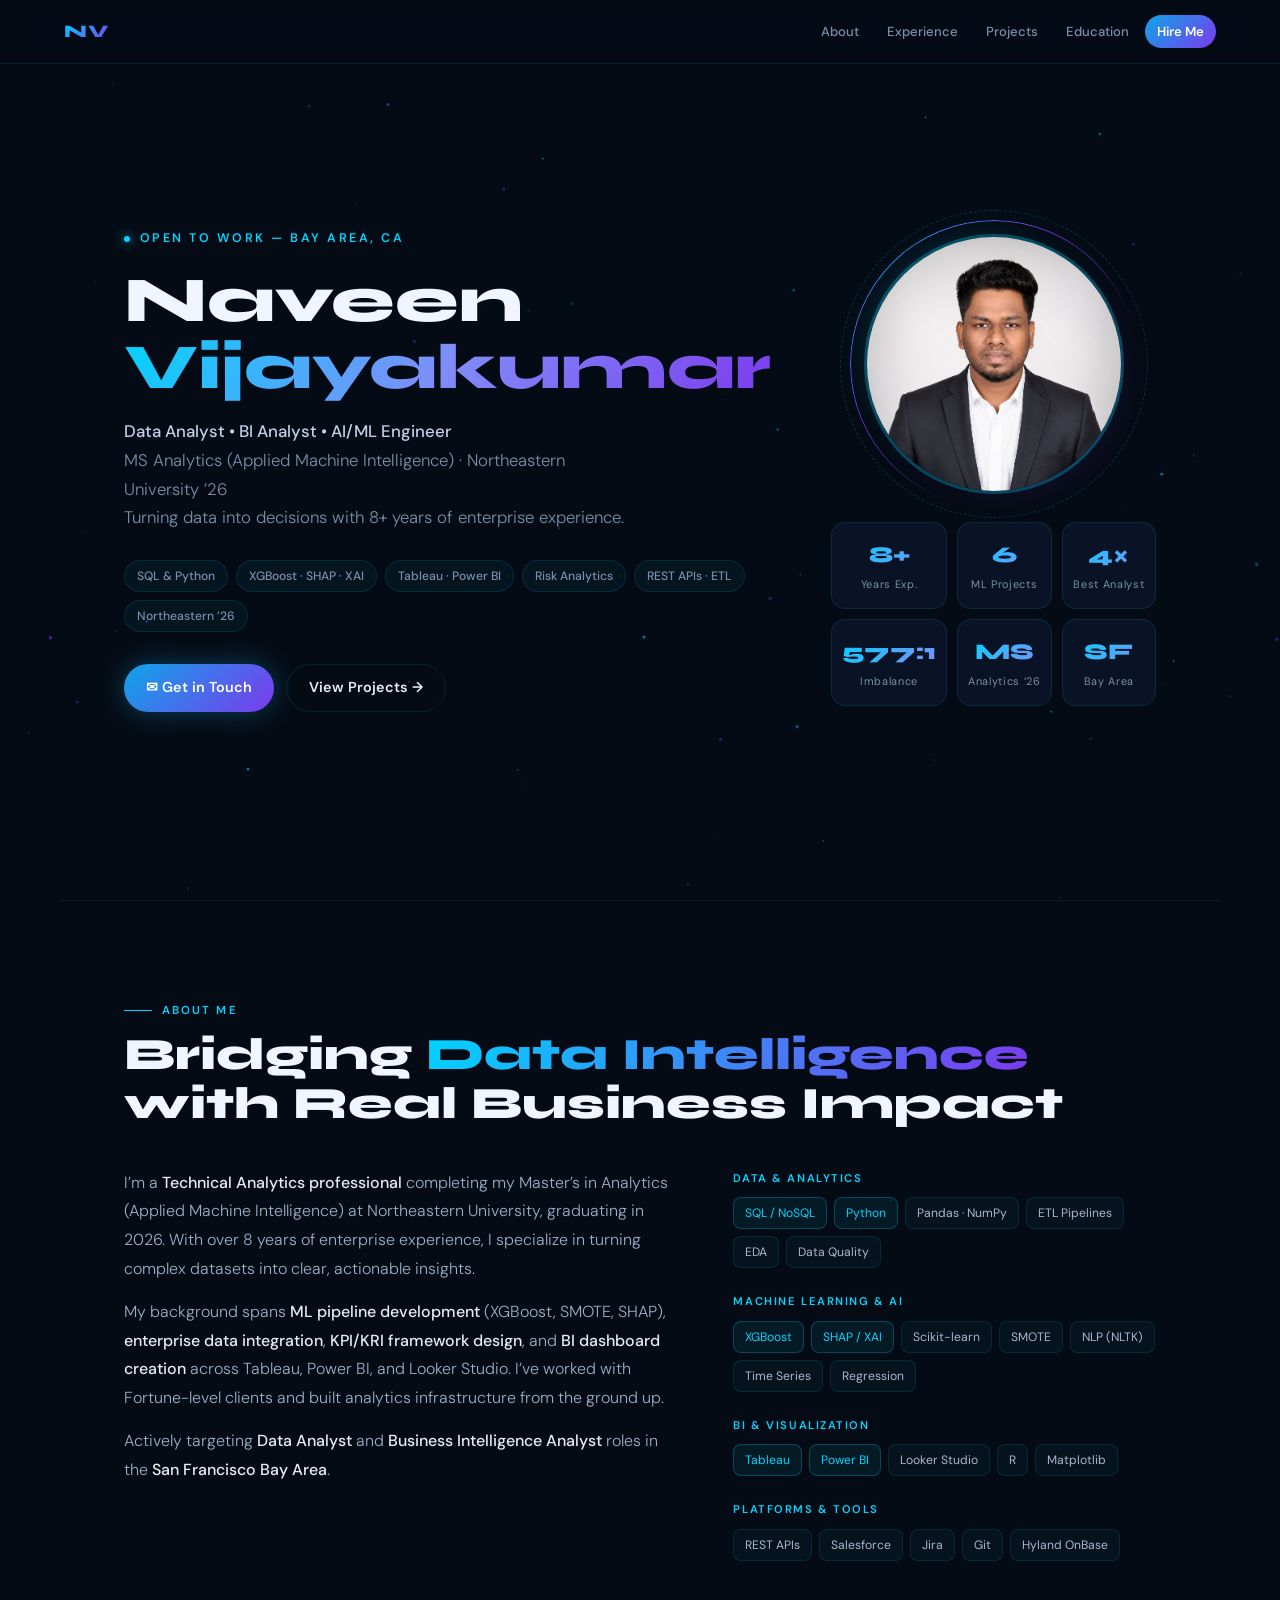
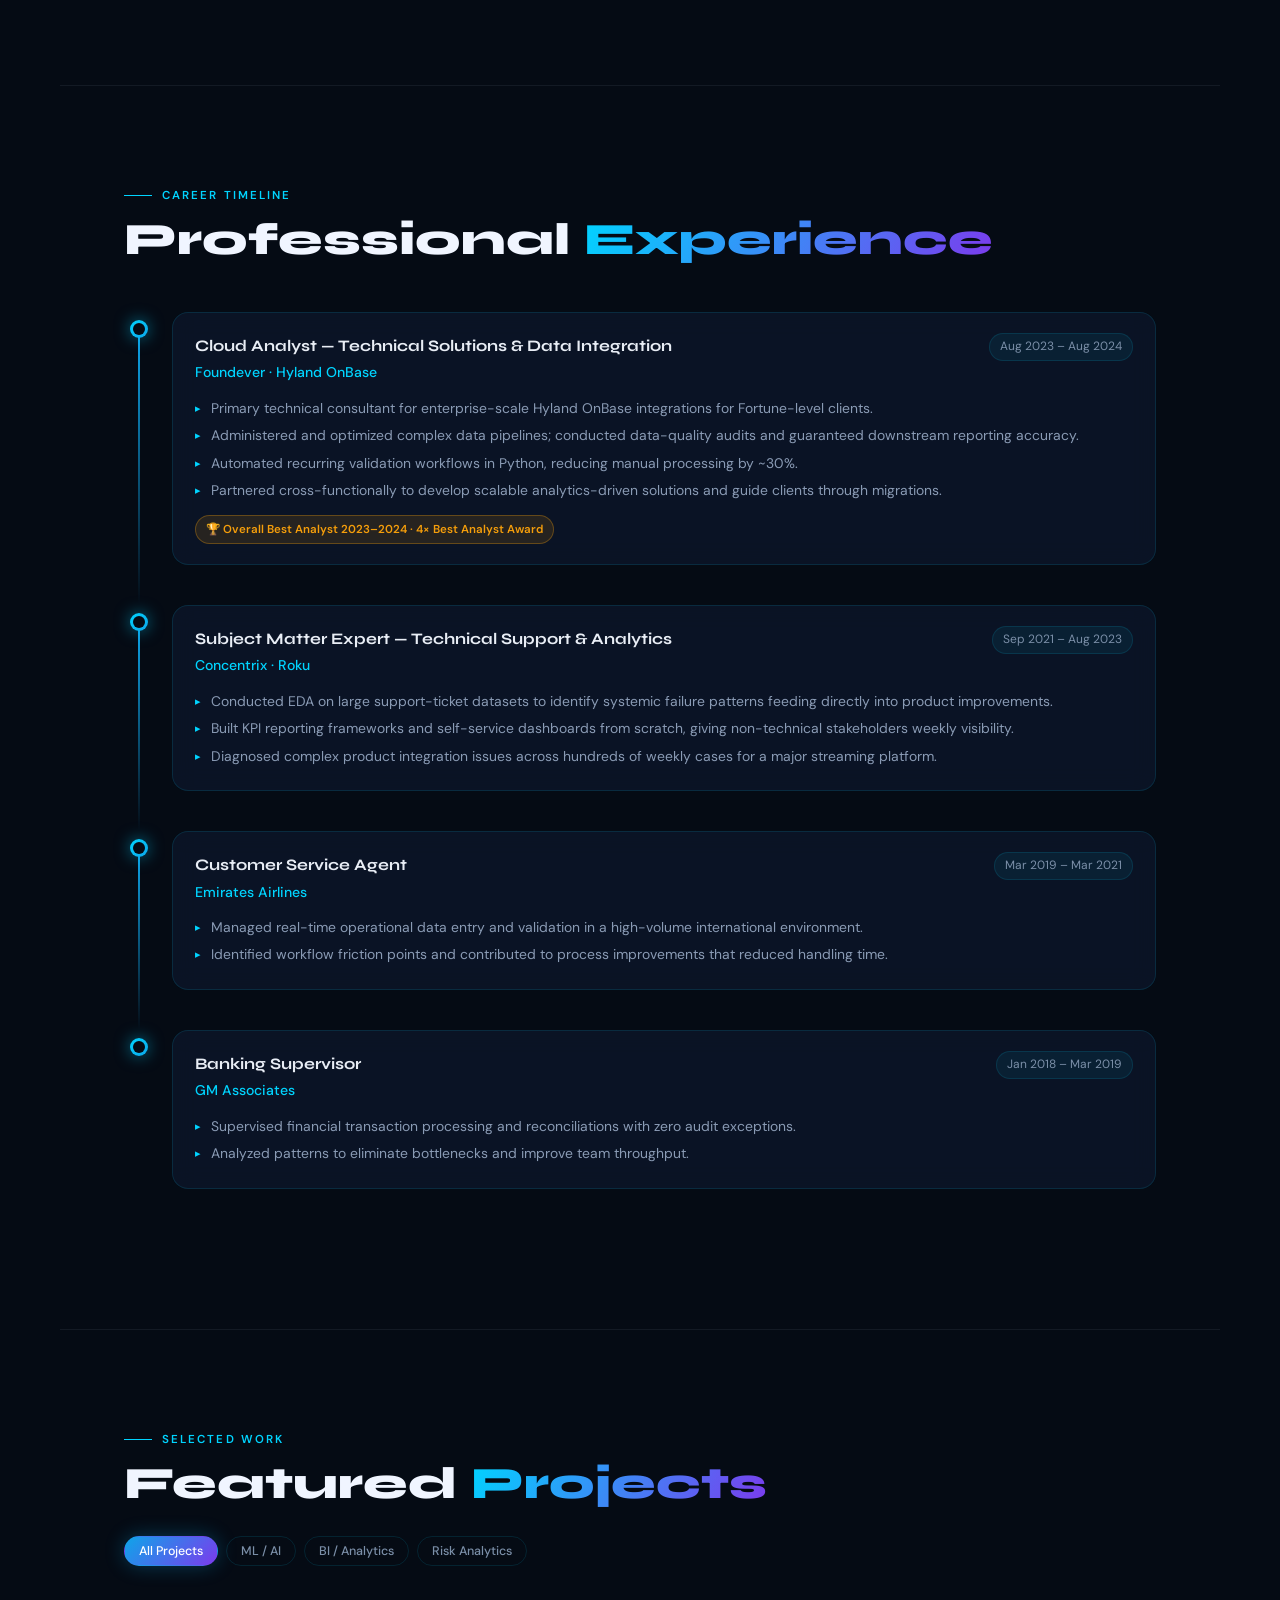
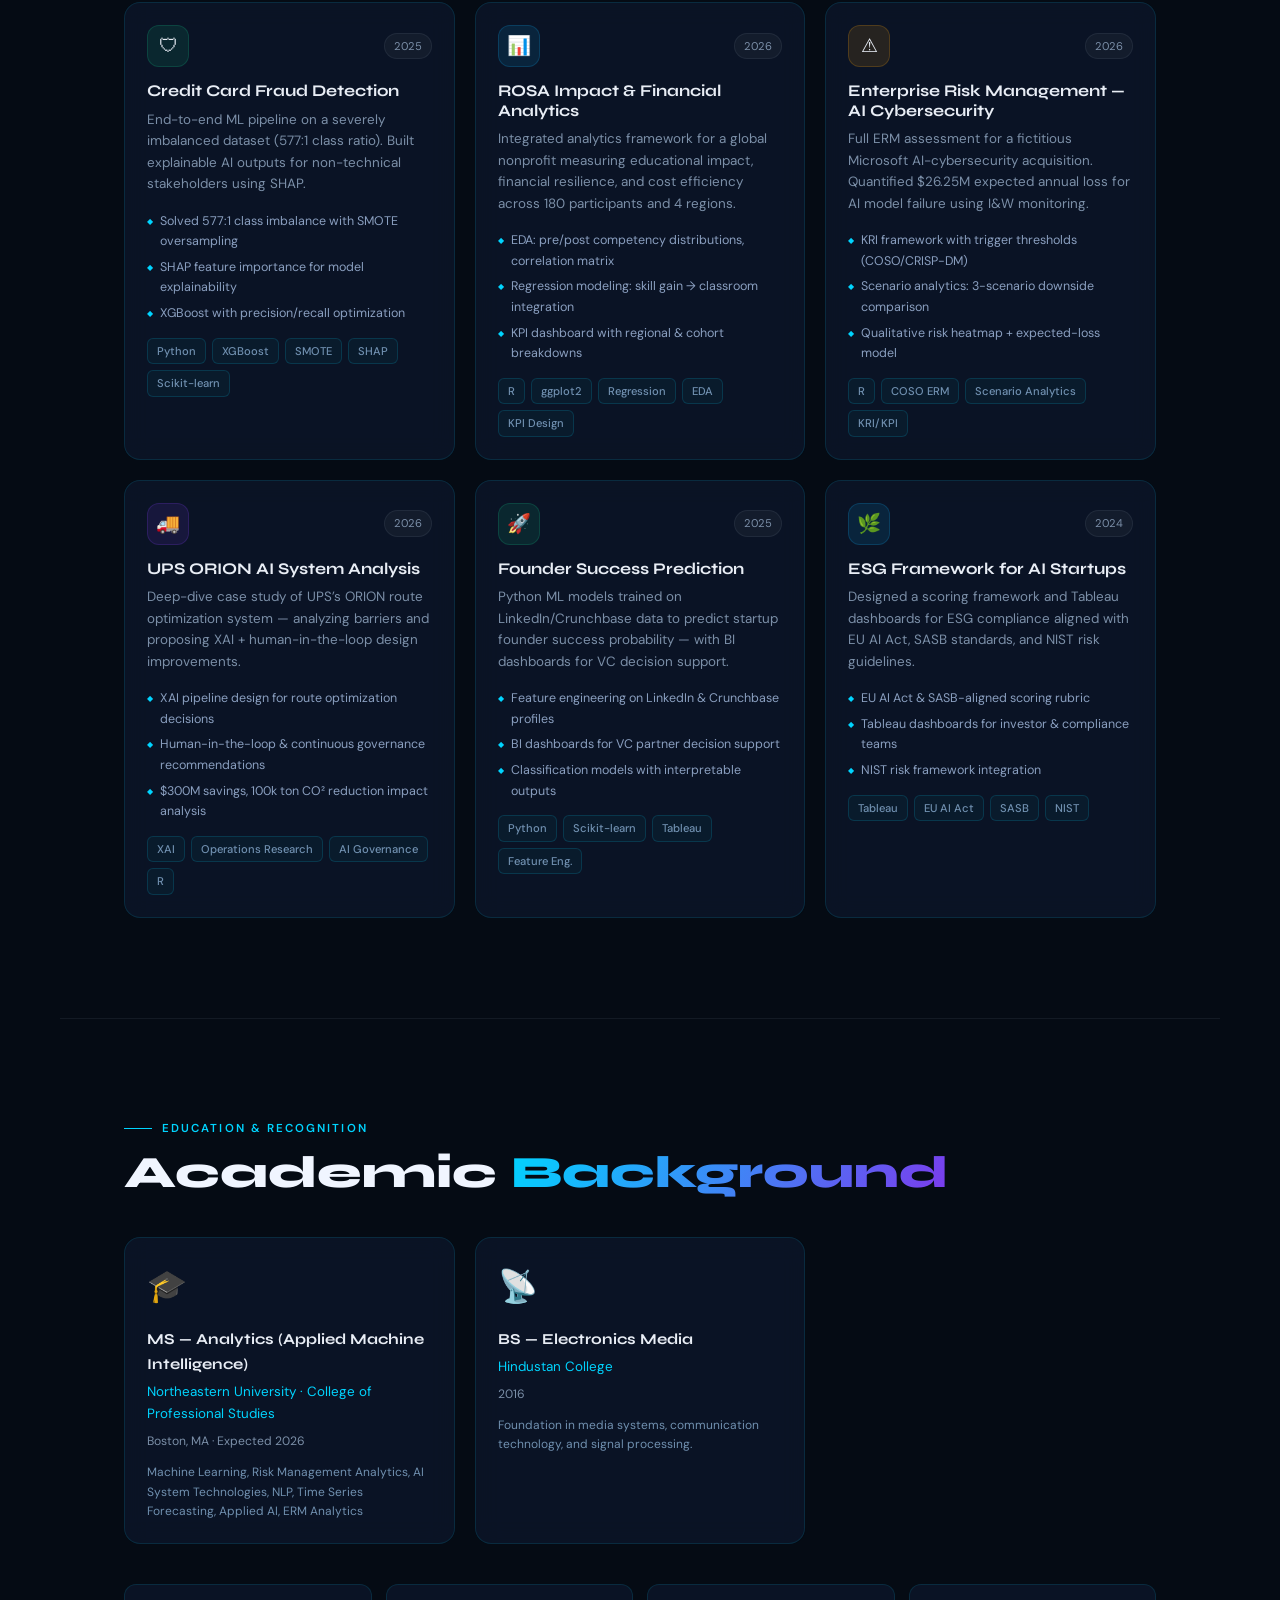
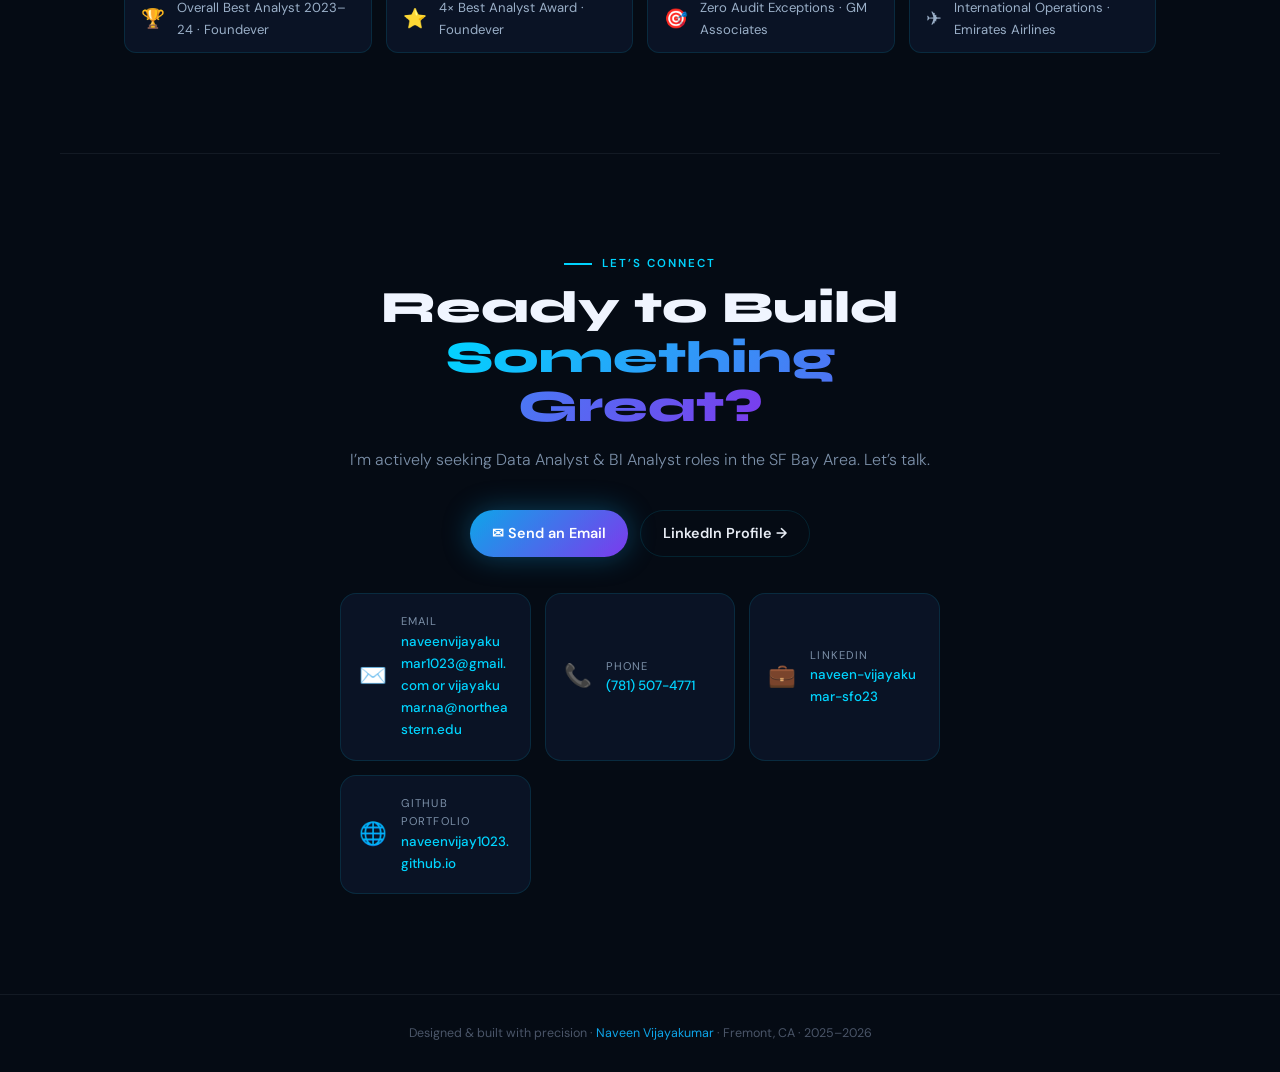
<file: index.html>
<!DOCTYPE html>
<html lang="en">
<head>
<meta charset="UTF-8" />
<meta name="viewport" content="width=device-width, initial-scale=1.0" />
<title>Naveen Vijayakumar — Data & AI Analytics</title>
<link rel="preconnect" href="https://fonts.googleapis.com" />
<link rel="preconnect" href="https://fonts.gstatic.com" crossorigin />
<link href="https://fonts.googleapis.com/css2?family=Syne:wght@400;600;700;800&family=DM+Sans:ital,opsz,wght@0,9..40,300;0,9..40,400;0,9..40,500;1,9..40,300&display=swap" rel="stylesheet" />
<style>
:root {
  --bg: #050b14; --bg2: #070e1a;
  --surface: rgba(12,22,40,0.85); --surface2: rgba(10,18,34,0.6);
  --border: rgba(0,212,255,0.12); --border-soft: rgba(148,163,184,0.1);
  --text: #e8edf5; --muted: #7b8fa8;
  --cyan: #00d4ff; --cyan2: #0ea5e9; --violet: #7c3aed;
  --gold: #f59e0b; --green: #10b981;
  --ff-head: 'Syne', sans-serif; --ff-body: 'DM Sans', sans-serif;
  --radius: 16px; --ease: cubic-bezier(0.23,1,0.32,1);
}
*, *::before, *::after { box-sizing: border-box; margin: 0; padding: 0; }
html { scroll-behavior: smooth; }
body { font-family: var(--ff-body); background: var(--bg); color: var(--text); line-height: 1.65; overflow-x: hidden; }
::-webkit-scrollbar { width: 5px; }
::-webkit-scrollbar-track { background: var(--bg2); }
::-webkit-scrollbar-thumb { background: var(--cyan2); border-radius: 99px; }
#bg-canvas { position: fixed; inset: 0; z-index: 0; pointer-events: none; }
#progress-bar { position: fixed; top: 0; left: 0; height: 2.5px; background: linear-gradient(90deg, var(--cyan), var(--violet)); z-index: 9999; width: 0%; box-shadow: 0 0 8px var(--cyan); }
.nav { position: fixed; top: 0; left: 0; width: 100%; z-index: 900; padding: 0 5%; height: 64px; display: flex; align-items: center; justify-content: space-between; backdrop-filter: blur(20px) saturate(160%); background: rgba(5,11,20,0.8); border-bottom: 1px solid var(--border); transition: all 0.3s var(--ease); }
.nav.scrolled { height: 58px; background: rgba(5,11,20,0.95); box-shadow: 0 4px 30px rgba(0,0,0,0.4); }
.nav-logo { font-family: var(--ff-head); font-weight: 800; font-size: 1.1rem; letter-spacing: 0.06em; background: linear-gradient(135deg, var(--cyan), var(--violet)); -webkit-background-clip: text; -webkit-text-fill-color: transparent; background-clip: text; text-decoration: none; }
.nav-links { display: flex; gap: 4px; align-items: center; }
.nav-links a { font-size: 0.82rem; font-weight: 500; text-decoration: none; color: var(--muted); padding: 6px 12px; border-radius: 99px; transition: color 0.2s, background 0.2s; }
.nav-links a:hover { color: var(--text); background: rgba(0,212,255,0.1); }
.nav-cta { background: linear-gradient(135deg, var(--cyan2), var(--violet)) !important; color: #fff !important; font-weight: 600 !important; }
section { position: relative; z-index: 1; max-width: 1160px; margin: 0 auto; padding: 100px 5%; }
.section-label { font-size: 0.72rem; font-weight: 600; letter-spacing: 0.18em; text-transform: uppercase; color: var(--cyan); margin-bottom: 10px; display: flex; align-items: center; gap: 10px; }
.section-label::before { content: ''; display: block; width: 28px; height: 1.5px; background: var(--cyan); flex-shrink: 0; }
.section-title { font-family: var(--ff-head); font-size: clamp(1.9rem, 3.5vw, 2.8rem); font-weight: 800; color: #f0f5ff; line-height: 1.1; margin-bottom: 14px; }
.section-title .accent { background: linear-gradient(120deg, var(--cyan), var(--violet)); -webkit-background-clip: text; -webkit-text-fill-color: transparent; background-clip: text; }
.reveal { opacity: 0; transform: translateY(36px); transition: opacity 0.75s var(--ease), transform 0.75s var(--ease); }
.reveal.visible { opacity: 1; transform: none; }
.reveal-delay-1 { transition-delay: 0.1s; } .reveal-delay-2 { transition-delay: 0.2s; } .reveal-delay-3 { transition-delay: 0.3s; } .reveal-delay-4 { transition-delay: 0.4s; } .reveal-delay-5 { transition-delay: 0.5s; }
#hero { min-height: 100vh; padding-top: 120px; padding-bottom: 80px; display: grid; grid-template-columns: 1.3fr 1fr; gap: 60px; align-items: center; }
.hero-eyebrow { font-size: 0.78rem; font-weight: 600; letter-spacing: 0.2em; text-transform: uppercase; color: var(--cyan); display: flex; align-items: center; gap: 10px; margin-bottom: 18px; opacity: 0; animation: fadeUp 0.8s 0.2s var(--ease) forwards; }
.dot { width: 6px; height: 6px; border-radius: 50%; background: var(--cyan); box-shadow: 0 0 12px var(--cyan); animation: pulse-dot 2s infinite; }
@keyframes pulse-dot { 0%,100% { box-shadow: 0 0 6px var(--cyan); } 50% { box-shadow: 0 0 18px var(--cyan); } }
.hero-name { font-family: var(--ff-head); font-size: clamp(2.8rem, 5vw, 4.2rem); font-weight: 800; line-height: 1.05; color: #f0f5ff; margin-bottom: 16px; opacity: 0; animation: fadeUp 0.8s 0.35s var(--ease) forwards; }
.gradient-text { background: linear-gradient(125deg, var(--cyan) 0%, #818cf8 50%, var(--violet) 100%); -webkit-background-clip: text; -webkit-text-fill-color: transparent; background-clip: text; }
.hero-role { font-size: 1.05rem; color: var(--muted); max-width: 520px; margin-bottom: 28px; opacity: 0; animation: fadeUp 0.8s 0.45s var(--ease) forwards; font-weight: 300; line-height: 1.7; }
.hero-role strong { color: #c4cfe8; font-weight: 500; }
.hero-tags { display: flex; flex-wrap: wrap; gap: 8px; margin-bottom: 32px; opacity: 0; animation: fadeUp 0.8s 0.55s var(--ease) forwards; }
.hero-tag { font-size: 0.76rem; font-weight: 500; padding: 5px 12px; border-radius: 99px; border: 1px solid var(--border); background: rgba(0,212,255,0.05); color: var(--muted); }
.hero-actions { display: flex; flex-wrap: wrap; gap: 12px; opacity: 0; animation: fadeUp 0.8s 0.65s var(--ease) forwards; }
.btn { display: inline-flex; align-items: center; gap: 8px; padding: 11px 22px; border-radius: 99px; font-size: 0.9rem; font-weight: 600; text-decoration: none; cursor: pointer; border: none; transition: all 0.2s var(--ease); font-family: var(--ff-body); }
.btn-primary { background: linear-gradient(135deg, var(--cyan2), var(--violet)); color: #fff; box-shadow: 0 0 28px rgba(14,165,233,0.35); }
.btn-primary:hover { transform: translateY(-2px); box-shadow: 0 4px 36px rgba(14,165,233,0.5); }
.btn-ghost { border: 1px solid var(--border); background: transparent; color: var(--text); }
.btn-ghost:hover { background: rgba(0,212,255,0.08); border-color: rgba(0,212,255,0.3); }
.hero-right { display: flex; flex-direction: column; align-items: center; gap: 28px; opacity: 0; animation: fadeIn 1s 0.5s var(--ease) forwards; }
.photo-frame { position: relative; width: 260px; height: 260px; }
.photo-ring { position: absolute; inset: -14px; border-radius: 50%; border: 1.5px solid transparent; background: linear-gradient(135deg, var(--cyan), var(--violet), transparent, transparent) border-box; -webkit-mask: linear-gradient(#fff 0 0) padding-box, linear-gradient(#fff 0 0); -webkit-mask-composite: destination-out; mask-composite: exclude; animation: ring-spin 12s linear infinite; }
.photo-ring-2 { position: absolute; inset: -24px; border-radius: 50%; border: 1px dashed rgba(0,212,255,0.2); animation: ring-spin 22s linear infinite reverse; }
.photo-orb { position: absolute; inset: -8px; border-radius: 50%; background: radial-gradient(circle at 30% 30%, rgba(0,212,255,0.15), transparent 60%), radial-gradient(circle at 70% 70%, rgba(124,58,237,0.12), transparent 60%); filter: blur(12px); }
@keyframes ring-spin { from { transform: rotate(0deg); } to { transform: rotate(360deg); } }
.photo-img { width: 100%; height: 100%; border-radius: 50%; object-fit: cover; object-position: center top; border: 3px solid rgba(0,212,255,0.3); position: relative; z-index: 2; }
.hero-stats-grid { display: grid; grid-template-columns: repeat(3,1fr); gap: 10px; width: 100%; }
.stat-box { background: var(--surface); border: 1px solid var(--border); border-radius: 14px; padding: 14px 10px; text-align: center; backdrop-filter: blur(12px); transition: border-color 0.2s, transform 0.2s; }
.stat-box:hover { border-color: rgba(0,212,255,0.3); transform: translateY(-2px); }
.stat-num { display: block; font-family: var(--ff-head); font-size: 1.4rem; font-weight: 800; background: linear-gradient(135deg, var(--cyan), #818cf8); -webkit-background-clip: text; -webkit-text-fill-color: transparent; background-clip: text; }
.stat-lbl { font-size: 0.68rem; color: var(--muted); letter-spacing: 0.06em; margin-top: 2px; }
@keyframes fadeUp { from { opacity: 0; transform: translateY(28px); } to { opacity: 1; transform: none; } }
@keyframes fadeIn { from { opacity: 0; } to { opacity: 1; } }
#about { border-top: 1px solid var(--border-soft); }
.about-grid { display: grid; grid-template-columns: 1.3fr 1fr; gap: 60px; align-items: start; margin-top: 40px; }
.about-bio { font-size: 1rem; color: #9aafc8; line-height: 1.8; font-weight: 300; }
.about-bio p + p { margin-top: 14px; }
.about-bio strong { color: var(--text); font-weight: 500; }
.skill-group { margin-bottom: 24px; }
.skill-group-label { font-size: 0.7rem; text-transform: uppercase; letter-spacing: 0.14em; color: var(--cyan); margin-bottom: 10px; font-weight: 600; }
.skill-chips { display: flex; flex-wrap: wrap; gap: 7px; }
.skill-chip { font-size: 0.76rem; padding: 5px 11px; border-radius: 8px; border: 1px solid var(--border); background: rgba(0,212,255,0.04); color: #a8b8d0; transition: all 0.2s; cursor: default; }
.skill-chip:hover { border-color: rgba(0,212,255,0.4); color: var(--text); background: rgba(0,212,255,0.08); transform: translateY(-1px); }
.skill-chip.featured { border-color: rgba(0,212,255,0.25); background: rgba(0,212,255,0.08); color: var(--cyan); }
#experience { border-top: 1px solid var(--border-soft); }
.tl-item { position: relative; padding-left: 48px; padding-bottom: 40px; }
.tl-item::before { content: ''; position: absolute; left: 14px; top: 24px; bottom: 0; width: 1.5px; background: linear-gradient(to bottom, var(--cyan2), transparent); }
.tl-item:last-child::before { display: none; }
.tl-dot { position: absolute; left: 6px; top: 8px; width: 18px; height: 18px; border-radius: 50%; background: linear-gradient(135deg, var(--cyan), var(--cyan2)); box-shadow: 0 0 16px rgba(0,212,255,0.5); z-index: 2; }
.tl-dot::after { content: ''; position: absolute; inset: 3px; border-radius: 50%; background: var(--bg); }
.tl-card { background: var(--surface); border: 1px solid var(--border); border-radius: var(--radius); padding: 20px 22px; backdrop-filter: blur(12px); transition: border-color 0.2s, transform 0.2s; }
.tl-card:hover { border-color: rgba(0,212,255,0.25); transform: translateX(4px); }
.tl-header { display: flex; justify-content: space-between; align-items: flex-start; gap: 16px; flex-wrap: wrap; margin-bottom: 10px; }
.tl-role { font-family: var(--ff-head); font-size: 1rem; font-weight: 700; color: #e8edf5; }
.tl-company { color: var(--cyan); font-size: 0.88rem; font-weight: 500; margin-top: 2px; }
.tl-date { font-size: 0.75rem; color: var(--muted); background: rgba(0,212,255,0.07); border: 1px solid var(--border); padding: 3px 10px; border-radius: 99px; white-space: nowrap; }
.tl-bullets { list-style: none; margin-top: 10px; }
.tl-bullets li { font-size: 0.87rem; color: #8a9bb5; padding: 3px 0 3px 16px; position: relative; line-height: 1.55; }
.tl-bullets li::before { content: '▸'; position: absolute; left: 0; color: var(--cyan); font-size: 0.7rem; top: 5px; }
.tl-badge { display: inline-flex; align-items: center; gap: 5px; margin-top: 10px; font-size: 0.72rem; font-weight: 600; padding: 4px 10px; border-radius: 99px; background: rgba(245,158,11,0.12); border: 1px solid rgba(245,158,11,0.3); color: var(--gold); }
#projects { border-top: 1px solid var(--border-soft); }
.filter-bar { display: flex; flex-wrap: wrap; gap: 8px; margin: 28px 0 36px; }
.filter-btn { font-size: 0.78rem; font-weight: 500; padding: 6px 14px; border-radius: 99px; border: 1px solid var(--border); background: transparent; color: var(--muted); cursor: pointer; transition: all 0.2s; font-family: var(--ff-body); }
.filter-btn.active { background: linear-gradient(135deg, var(--cyan2), var(--violet)); color: #fff; border-color: transparent; box-shadow: 0 0 20px rgba(14,165,233,0.3); }
.projects-grid { display: grid; grid-template-columns: repeat(auto-fill, minmax(300px, 1fr)); gap: 20px; }
.project-card { background: var(--surface); border: 1px solid var(--border); border-radius: var(--radius); padding: 22px; backdrop-filter: blur(12px); transition: transform 0.25s var(--ease), border-color 0.25s, box-shadow 0.25s; position: relative; overflow: hidden; }
.project-card::before { content: ''; position: absolute; top: -60%; left: -60%; width: 120%; height: 120%; background: radial-gradient(circle at center, rgba(0,212,255,0.06), transparent 60%); opacity: 0; transition: opacity 0.4s; pointer-events: none; }
.project-card:hover { transform: translateY(-6px); border-color: rgba(0,212,255,0.3); box-shadow: 0 20px 50px rgba(0,0,0,0.5), 0 0 30px rgba(0,212,255,0.08); }
.project-card:hover::before { opacity: 1; }
.project-card.hidden { display: none; }
.project-top { display: flex; align-items: center; justify-content: space-between; margin-bottom: 14px; }
.project-icon { width: 42px; height: 42px; border-radius: 12px; display: flex; align-items: center; justify-content: center; font-size: 1.2rem; }
.project-icon.ml { background: rgba(16,185,129,0.12); border: 1px solid rgba(16,185,129,0.2); }
.project-icon.bi { background: rgba(14,165,233,0.12); border: 1px solid rgba(14,165,233,0.2); }
.project-icon.risk { background: rgba(245,158,11,0.12); border: 1px solid rgba(245,158,11,0.2); }
.project-icon.ai { background: rgba(124,58,237,0.12); border: 1px solid rgba(124,58,237,0.2); }
.project-year { font-size: 0.7rem; color: var(--muted); background: rgba(255,255,255,0.04); border: 1px solid var(--border-soft); padding: 3px 9px; border-radius: 99px; }
.project-title { font-family: var(--ff-head); font-size: 1.02rem; font-weight: 700; color: #e8edf5; margin-bottom: 8px; line-height: 1.2; }
.project-desc { font-size: 0.84rem; color: #7b8fa8; line-height: 1.6; margin-bottom: 16px; }
.project-highlight { font-size: 0.78rem; color: #8a9fc0; display: flex; align-items: flex-start; gap: 7px; margin-bottom: 5px; }
.project-highlight::before { content: '◆'; font-size: 0.5rem; color: var(--cyan); flex-shrink: 0; margin-top: 4px; }
.tech-stack { display: flex; flex-wrap: wrap; gap: 6px; margin-top: 14px; }
.tech-pill { font-size: 0.7rem; padding: 3px 9px; border-radius: 6px; border: 1px solid rgba(0,212,255,0.15); background: rgba(0,212,255,0.04); color: #7090b0; font-weight: 500; }
#education { border-top: 1px solid var(--border-soft); }
.edu-grid { display: grid; grid-template-columns: repeat(auto-fill, minmax(280px,1fr)); gap: 20px; margin-top: 40px; }
.edu-card { background: var(--surface); border: 1px solid var(--border); border-radius: var(--radius); padding: 22px; backdrop-filter: blur(12px); transition: border-color 0.2s, transform 0.2s; }
.edu-card:hover { border-color: rgba(0,212,255,0.25); transform: translateY(-3px); }
.edu-badge { font-size: 2rem; margin-bottom: 14px; display: block; }
.edu-degree { font-family: var(--ff-head); font-size: 0.95rem; font-weight: 700; color: #e8edf5; margin-bottom: 4px; }
.edu-school { font-size: 0.84rem; color: var(--cyan); margin-bottom: 6px; }
.edu-meta { font-size: 0.76rem; color: var(--muted); margin-bottom: 12px; }
.edu-courses { font-size: 0.75rem; color: #7090b0; line-height: 1.6; }
.awards-grid { display: grid; grid-template-columns: repeat(auto-fill, minmax(220px,1fr)); gap: 14px; margin-top: 32px; }
.award-chip { display: flex; align-items: center; gap: 12px; background: var(--surface); border: 1px solid var(--border); border-radius: 12px; padding: 12px 16px; font-size: 0.82rem; color: #9aafc8; transition: border-color 0.2s; }
.award-chip:hover { border-color: rgba(245,158,11,0.3); }
.award-chip-icon { font-size: 1.2rem; flex-shrink: 0; }
#contact { border-top: 1px solid var(--border-soft); text-align: center; }
.contact-inner { max-width: 600px; margin: 0 auto; }
.contact-tagline { font-size: 1rem; color: var(--muted); margin: 16px 0 36px; font-weight: 300; }
.contact-cards { display: grid; grid-template-columns: repeat(auto-fit, minmax(180px,1fr)); gap: 14px; margin-top: 36px; text-align: left; }
.contact-card { background: var(--surface); border: 1px solid var(--border); border-radius: var(--radius); padding: 18px; text-decoration: none; transition: border-color 0.2s, transform 0.2s; display: flex; align-items: center; gap: 14px; }
.contact-card:hover { border-color: rgba(0,212,255,0.35); transform: translateY(-3px); }
.contact-card-icon { font-size: 1.4rem; flex-shrink: 0; }
.contact-card-label { font-size: 0.7rem; text-transform: uppercase; letter-spacing: 0.1em; color: var(--muted); }
.contact-card-value { font-size: 0.84rem; color: var(--cyan); font-weight: 500; word-break: break-all; }
footer { position: relative; z-index: 1; text-align: center; padding: 28px 5%; font-size: 0.78rem; color: #4a5568; border-top: 1px solid var(--border-soft); }
footer a { color: var(--cyan2); text-decoration: none; }
#back-top { position: fixed; bottom: 28px; right: 28px; width: 42px; height: 42px; border-radius: 50%; background: linear-gradient(135deg, var(--cyan2), var(--violet)); border: none; cursor: pointer; display: flex; align-items: center; justify-content: center; font-size: 1rem; color: #fff; z-index: 800; opacity: 0; transform: translateY(14px); transition: opacity 0.3s, transform 0.3s; box-shadow: 0 4px 20px rgba(14,165,233,0.4); }
#back-top.visible { opacity: 1; transform: none; }
#back-top:hover { transform: translateY(-2px); }
@media (max-width: 860px) {
  #hero { grid-template-columns: 1fr; padding-top: 100px; }
  .hero-right { order: -1; }
  .photo-frame { width: 190px; height: 190px; }
  .about-grid { grid-template-columns: 1fr; gap: 36px; }
  section { padding: 80px 5%; }
  .nav-links a:not(.nav-cta) { display: none; }
}
</style>
</head>
<body>
<div id="progress-bar"></div>
<canvas id="bg-canvas"></canvas>

<nav class="nav" id="nav">
  <a href="#hero" class="nav-logo">NV</a>
  <div class="nav-links">
    <a href="#about">About</a>
    <a href="#experience">Experience</a>
    <a href="#projects">Projects</a>
    <a href="#education">Education</a>
    <a href="#contact" class="nav-cta">Hire Me</a>
  </div>
</nav>

<section id="hero">
  <div class="hero-left">
    <div class="hero-eyebrow"><span class="dot"></span>Open to Work — Bay Area, CA</div>
    <h1 class="hero-name">Naveen<br/><span class="gradient-text">Vijayakumar</span></h1>
    <p class="hero-role"><strong>Data Analyst &bull; BI Analyst &bull; AI/ML Engineer</strong><br/>MS Analytics (Applied Machine Intelligence) &middot; Northeastern University &rsquo;26<br/>Turning data into decisions with 8+ years of enterprise experience.</p>
    <div class="hero-tags">
      <span class="hero-tag">SQL &amp; Python</span>
      <span class="hero-tag">XGBoost &middot; SHAP &middot; XAI</span>
      <span class="hero-tag">Tableau &middot; Power BI</span>
      <span class="hero-tag">Risk Analytics</span>
      <span class="hero-tag">REST APIs &middot; ETL</span>
      <span class="hero-tag">Northeastern &rsquo;26</span>
    </div>
    <div class="hero-actions">
      <a href="#contact" class="btn btn-primary">&#x2709; Get in Touch</a>
      <a href="#projects" class="btn btn-ghost">View Projects &rarr;</a>
    </div>
  </div>
  <div class="hero-right">
    <div class="photo-frame">
      <div class="photo-orb"></div>
      <div class="photo-ring"></div>
      <div class="photo-ring-2"></div>
      <img src="[data-uri]" class="photo-img" alt="Naveen Vijayakumar" />
    </div>
    <div class="hero-stats-grid">
      <div class="stat-box"><span class="stat-num">8+</span><div class="stat-lbl">Years Exp.</div></div>
      <div class="stat-box"><span class="stat-num">6</span><div class="stat-lbl">ML Projects</div></div>
      <div class="stat-box"><span class="stat-num">4&times;</span><div class="stat-lbl">Best Analyst</div></div>
      <div class="stat-box"><span class="stat-num">577:1</span><div class="stat-lbl">Imbalance</div></div>
      <div class="stat-box"><span class="stat-num">MS</span><div class="stat-lbl">Analytics &rsquo;26</div></div>
      <div class="stat-box"><span class="stat-num">SF</span><div class="stat-lbl">Bay Area</div></div>
    </div>
  </div>
</section>

<section id="about">
  <div class="section-label">About Me</div>
  <h2 class="section-title reveal">Bridging <span class="accent">Data Intelligence</span><br/>with Real Business Impact</h2>
  <div class="about-grid">
    <div class="about-bio reveal reveal-delay-1">
      <p>I&rsquo;m a <strong>Technical Analytics professional</strong> completing my Master&rsquo;s in Analytics (Applied Machine Intelligence) at Northeastern University, graduating in 2026. With over 8 years of enterprise experience, I specialize in turning complex datasets into clear, actionable insights.</p>
      <p>My background spans <strong>ML pipeline development</strong> (XGBoost, SMOTE, SHAP), <strong>enterprise data integration</strong>, <strong>KPI/KRI framework design</strong>, and <strong>BI dashboard creation</strong> across Tableau, Power BI, and Looker Studio. I&rsquo;ve worked with Fortune-level clients and built analytics infrastructure from the ground up.</p>
      <p>Actively targeting <strong>Data Analyst</strong> and <strong>Business Intelligence Analyst</strong> roles in the <strong>San Francisco Bay Area</strong>.</p>
    </div>
    <div class="reveal reveal-delay-2">
      <div class="skill-group"><div class="skill-group-label">Data &amp; Analytics</div><div class="skill-chips"><span class="skill-chip featured">SQL / NoSQL</span><span class="skill-chip featured">Python</span><span class="skill-chip">Pandas &middot; NumPy</span><span class="skill-chip">ETL Pipelines</span><span class="skill-chip">EDA</span><span class="skill-chip">Data Quality</span></div></div>
      <div class="skill-group"><div class="skill-group-label">Machine Learning &amp; AI</div><div class="skill-chips"><span class="skill-chip featured">XGBoost</span><span class="skill-chip featured">SHAP / XAI</span><span class="skill-chip">Scikit-learn</span><span class="skill-chip">SMOTE</span><span class="skill-chip">NLP (NLTK)</span><span class="skill-chip">Time Series</span><span class="skill-chip">Regression</span></div></div>
      <div class="skill-group"><div class="skill-group-label">BI &amp; Visualization</div><div class="skill-chips"><span class="skill-chip featured">Tableau</span><span class="skill-chip featured">Power BI</span><span class="skill-chip">Looker Studio</span><span class="skill-chip">R</span><span class="skill-chip">Matplotlib</span></div></div>
      <div class="skill-group"><div class="skill-group-label">Platforms &amp; Tools</div><div class="skill-chips"><span class="skill-chip">REST APIs</span><span class="skill-chip">Salesforce</span><span class="skill-chip">Jira</span><span class="skill-chip">Git</span><span class="skill-chip">Hyland OnBase</span></div></div>
    </div>
  </div>
</section>

<section id="experience">
  <div class="section-label">Career Timeline</div>
  <h2 class="section-title reveal">Professional <span class="accent">Experience</span></h2>
  <div style="margin-top:48px">
    <div class="tl-item reveal reveal-delay-1"><div class="tl-dot"></div><div class="tl-card"><div class="tl-header"><div><div class="tl-role">Cloud Analyst &mdash; Technical Solutions &amp; Data Integration</div><div class="tl-company">Foundever &middot; Hyland OnBase</div></div><span class="tl-date">Aug 2023 &ndash; Aug 2024</span></div><ul class="tl-bullets"><li>Primary technical consultant for enterprise-scale Hyland OnBase integrations for Fortune-level clients.</li><li>Administered and optimized complex data pipelines; conducted data-quality audits and guaranteed downstream reporting accuracy.</li><li>Automated recurring validation workflows in Python, reducing manual processing by ~30%.</li><li>Partnered cross-functionally to develop scalable analytics-driven solutions and guide clients through migrations.</li></ul><span class="tl-badge">&#127942; Overall Best Analyst 2023&ndash;2024 &middot; 4&times; Best Analyst Award</span></div></div>
    <div class="tl-item reveal reveal-delay-2"><div class="tl-dot"></div><div class="tl-card"><div class="tl-header"><div><div class="tl-role">Subject Matter Expert &mdash; Technical Support &amp; Analytics</div><div class="tl-company">Concentrix &middot; Roku</div></div><span class="tl-date">Sep 2021 &ndash; Aug 2023</span></div><ul class="tl-bullets"><li>Conducted EDA on large support-ticket datasets to identify systemic failure patterns feeding directly into product improvements.</li><li>Built KPI reporting frameworks and self-service dashboards from scratch, giving non-technical stakeholders weekly visibility.</li><li>Diagnosed complex product integration issues across hundreds of weekly cases for a major streaming platform.</li></ul></div></div>
    <div class="tl-item reveal reveal-delay-3"><div class="tl-dot"></div><div class="tl-card"><div class="tl-header"><div><div class="tl-role">Customer Service Agent</div><div class="tl-company">Emirates Airlines</div></div><span class="tl-date">Mar 2019 &ndash; Mar 2021</span></div><ul class="tl-bullets"><li>Managed real-time operational data entry and validation in a high-volume international environment.</li><li>Identified workflow friction points and contributed to process improvements that reduced handling time.</li></ul></div></div>
    <div class="tl-item reveal reveal-delay-4"><div class="tl-dot"></div><div class="tl-card"><div class="tl-header"><div><div class="tl-role">Banking Supervisor</div><div class="tl-company">GM Associates</div></div><span class="tl-date">Jan 2018 &ndash; Mar 2019</span></div><ul class="tl-bullets"><li>Supervised financial transaction processing and reconciliations with zero audit exceptions.</li><li>Analyzed patterns to eliminate bottlenecks and improve team throughput.</li></ul></div></div>
  </div>
</section>

<section id="projects">
  <div class="section-label">Selected Work</div>
  <h2 class="section-title reveal">Featured <span class="accent">Projects</span></h2>
  <div class="filter-bar reveal reveal-delay-1">
    <button class="filter-btn active" data-filter="all">All Projects</button>
    <button class="filter-btn" data-filter="ml">ML / AI</button>
    <button class="filter-btn" data-filter="bi">BI / Analytics</button>
    <button class="filter-btn" data-filter="risk">Risk Analytics</button>
  </div>
  <div class="projects-grid">
    <div class="project-card reveal reveal-delay-1" data-category="ml"><div class="project-top"><div class="project-icon ml">&#128737;</div><span class="project-year">2025</span></div><div class="project-title">Credit Card Fraud Detection</div><div class="project-desc">End-to-end ML pipeline on a severely imbalanced dataset (577:1 class ratio). Built explainable AI outputs for non-technical stakeholders using SHAP.</div><div class="project-highlight">Solved 577:1 class imbalance with SMOTE oversampling</div><div class="project-highlight">SHAP feature importance for model explainability</div><div class="project-highlight">XGBoost with precision/recall optimization</div><div class="tech-stack"><span class="tech-pill">Python</span><span class="tech-pill">XGBoost</span><span class="tech-pill">SMOTE</span><span class="tech-pill">SHAP</span><span class="tech-pill">Scikit-learn</span></div></div>
    <div class="project-card reveal reveal-delay-2" data-category="bi"><div class="project-top"><div class="project-icon bi">&#128202;</div><span class="project-year">2026</span></div><div class="project-title">ROSA Impact &amp; Financial Analytics</div><div class="project-desc">Integrated analytics framework for a global nonprofit measuring educational impact, financial resilience, and cost efficiency across 180 participants and 4 regions.</div><div class="project-highlight">EDA: pre/post competency distributions, correlation matrix</div><div class="project-highlight">Regression modeling: skill gain &rarr; classroom integration</div><div class="project-highlight">KPI dashboard with regional &amp; cohort breakdowns</div><div class="tech-stack"><span class="tech-pill">R</span><span class="tech-pill">ggplot2</span><span class="tech-pill">Regression</span><span class="tech-pill">EDA</span><span class="tech-pill">KPI Design</span></div></div>
    <div class="project-card reveal reveal-delay-3" data-category="risk"><div class="project-top"><div class="project-icon risk">&#9888;</div><span class="project-year">2026</span></div><div class="project-title">Enterprise Risk Management — AI Cybersecurity</div><div class="project-desc">Full ERM assessment for a fictitious Microsoft AI-cybersecurity acquisition. Quantified $26.25M expected annual loss for AI model failure using I&amp;W monitoring.</div><div class="project-highlight">KRI framework with trigger thresholds (COSO/CRISP-DM)</div><div class="project-highlight">Scenario analytics: 3-scenario downside comparison</div><div class="project-highlight">Qualitative risk heatmap + expected-loss model</div><div class="tech-stack"><span class="tech-pill">R</span><span class="tech-pill">COSO ERM</span><span class="tech-pill">Scenario Analytics</span><span class="tech-pill">KRI/KPI</span></div></div>
    <div class="project-card reveal reveal-delay-4" data-category="ai"><div class="project-top"><div class="project-icon ai">&#128666;</div><span class="project-year">2026</span></div><div class="project-title">UPS ORION AI System Analysis</div><div class="project-desc">Deep-dive case study of UPS&rsquo;s ORION route optimization system &mdash; analyzing barriers and proposing XAI + human-in-the-loop design improvements.</div><div class="project-highlight">XAI pipeline design for route optimization decisions</div><div class="project-highlight">Human-in-the-loop &amp; continuous governance recommendations</div><div class="project-highlight">$300M savings, 100k ton CO&sup2; reduction impact analysis</div><div class="tech-stack"><span class="tech-pill">XAI</span><span class="tech-pill">Operations Research</span><span class="tech-pill">AI Governance</span><span class="tech-pill">R</span></div></div>
    <div class="project-card reveal reveal-delay-5" data-category="ml"><div class="project-top"><div class="project-icon ml">&#128640;</div><span class="project-year">2025</span></div><div class="project-title">Founder Success Prediction</div><div class="project-desc">Python ML models trained on LinkedIn/Crunchbase data to predict startup founder success probability &mdash; with BI dashboards for VC decision support.</div><div class="project-highlight">Feature engineering on LinkedIn &amp; Crunchbase profiles</div><div class="project-highlight">BI dashboards for VC partner decision support</div><div class="project-highlight">Classification models with interpretable outputs</div><div class="tech-stack"><span class="tech-pill">Python</span><span class="tech-pill">Scikit-learn</span><span class="tech-pill">Tableau</span><span class="tech-pill">Feature Eng.</span></div></div>
    <div class="project-card reveal reveal-delay-1" data-category="bi"><div class="project-top"><div class="project-icon bi">&#127807;</div><span class="project-year">2024</span></div><div class="project-title">ESG Framework for AI Startups</div><div class="project-desc">Designed a scoring framework and Tableau dashboards for ESG compliance aligned with EU AI Act, SASB standards, and NIST risk guidelines.</div><div class="project-highlight">EU AI Act &amp; SASB-aligned scoring rubric</div><div class="project-highlight">Tableau dashboards for investor &amp; compliance teams</div><div class="project-highlight">NIST risk framework integration</div><div class="tech-stack"><span class="tech-pill">Tableau</span><span class="tech-pill">EU AI Act</span><span class="tech-pill">SASB</span><span class="tech-pill">NIST</span></div></div>
  </div>
</section>

<section id="education">
  <div class="section-label">Education &amp; Recognition</div>
  <h2 class="section-title reveal">Academic <span class="accent">Background</span></h2>
  <div class="edu-grid">
    <div class="edu-card reveal reveal-delay-1"><span class="edu-badge">&#127891;</span><div class="edu-degree">MS &mdash; Analytics (Applied Machine Intelligence)</div><div class="edu-school">Northeastern University &middot; College of Professional Studies</div><div class="edu-meta">Boston, MA &middot; Expected 2026</div><div class="edu-courses">Machine Learning, Risk Management Analytics, AI System Technologies, NLP, Time Series Forecasting, Applied AI, ERM Analytics</div></div>
    <div class="edu-card reveal reveal-delay-2"><span class="edu-badge">&#128225;</span><div class="edu-degree">BS &mdash; Electronics Media</div><div class="edu-school">Hindustan College</div><div class="edu-meta">2016</div><div class="edu-courses">Foundation in media systems, communication technology, and signal processing.</div></div>
  </div>
  <div class="awards-grid" style="margin-top:40px">
    <div class="award-chip reveal reveal-delay-1"><span class="award-chip-icon">&#127942;</span><span>Overall Best Analyst 2023&ndash;24 &middot; Foundever</span></div>
    <div class="award-chip reveal reveal-delay-2"><span class="award-chip-icon">&#11088;</span><span>4&times; Best Analyst Award &middot; Foundever</span></div>
    <div class="award-chip reveal reveal-delay-3"><span class="award-chip-icon">&#127919;</span><span>Zero Audit Exceptions &middot; GM Associates</span></div>
    <div class="award-chip reveal reveal-delay-4"><span class="award-chip-icon">&#9992;</span><span>International Operations &middot; Emirates Airlines</span></div>
  </div>
</section>

<section id="contact">
  <div class="contact-inner">
    <div class="section-label" style="justify-content:center">Let&rsquo;s Connect</div>
    <h2 class="section-title reveal" style="text-align:center">Ready to Build <span class="accent">Something Great?</span></h2>
    <p class="contact-tagline reveal reveal-delay-1">I&rsquo;m actively seeking Data Analyst &amp; BI Analyst roles in the SF Bay Area. Let&rsquo;s talk.</p>
    <div style="display:flex;justify-content:center;gap:12px;flex-wrap:wrap" class="reveal reveal-delay-2">
      <a href="mailto:naveenvijayakumar1023@gmail.com or vijayakumar.na@northeastern.edu" class="btn btn-primary">&#x2709; Send an Email</a>
      <a href="https://linkedin.com/in/naveen-vijayakumar-sfo23" target="_blank" class="btn btn-ghost">LinkedIn Profile &rarr;</a>
    </div>
    <div class="contact-cards reveal reveal-delay-3">
      <a href="mailto:naveenvijayakumar1023@gmail.com or vijayakumar.na@northeastern.edu" class="contact-card"><span class="contact-card-icon">&#x2709;&#xFE0F;</span><div><div class="contact-card-label">Email</div><div class="contact-card-value">naveenvijayakumar1023@gmail.com or vijayakumar.na@northeastern.edu</div></div></a>
      <a href="tel:+17815074771" class="contact-card"><span class="contact-card-icon">&#128222;</span><div><div class="contact-card-label">Phone</div><div class="contact-card-value">(781) 507-4771</div></div></a>
      <a href="https://linkedin.com/in/naveen-vijayakumar-sfo23" target="_blank" class="contact-card"><span class="contact-card-icon">&#128188;</span><div><div class="contact-card-label">LinkedIn</div><div class="contact-card-value">naveen-vijayakumar-sfo23</div></div></a>
      <a href="https://naveenvijay1023.github.io/naveen-portfolio" target="_blank" class="contact-card"><span class="contact-card-icon">&#127760;</span><div><div class="contact-card-label">GitHub Portfolio</div><div class="contact-card-value">naveenvijay1023.github.io</div></div></a>
    </div>
  </div>
</section>

<footer><p>Designed &amp; built with precision &middot; <a href="mailto:naveenvijayakumar1023@gmail.com or vijayakumar.na@northeastern.edu">Naveen Vijayakumar</a> &middot; Fremont, CA &middot; 2025&ndash;2026</p></footer>
<button id="back-top" onclick="window.scrollTo({top:0,behavior:'smooth'})">&#8593;</button>

<script>
(function() {
  const canvas = document.getElementById('bg-canvas');
  const ctx = canvas.getContext('2d');
  let w, h, particles = [];
  const COUNT = 70;
  function resize() { w = canvas.width = window.innerWidth; h = canvas.height = window.innerHeight; }
  function Particle() {
    this.x = Math.random()*w; this.y = Math.random()*h;
    this.vx = (Math.random()-0.5)*0.35; this.vy = (Math.random()-0.5)*0.35;
    this.r = Math.random()*1.4+0.4; this.alpha = Math.random()*0.5+0.1;
    this.color = Math.random()>0.6 ? 'rgba(0,212,255,'+this.alpha+')' : 'rgba(124,58,237,'+this.alpha+')';
  }
  Particle.prototype.update = function() {
    this.x+=this.vx; this.y+=this.vy;
    if(this.x<0||this.x>w) this.vx*=-1;
    if(this.y<0||this.y>h) this.vy*=-1;
  };
  function init() { particles = []; for(let i=0;i<COUNT;i++) particles.push(new Particle()); }
  function draw() {
    ctx.clearRect(0,0,w,h);
    for(let i=0;i<particles.length;i++) for(let j=i+1;j<particles.length;j++) {
      const dx=particles[i].x-particles[j].x, dy=particles[i].y-particles[j].y, d=Math.sqrt(dx*dx+dy*dy);
      if(d<120) { ctx.beginPath(); ctx.strokeStyle='rgba(0,212,255,'+(0.07*(1-d/120))+')'; ctx.lineWidth=0.5; ctx.moveTo(particles[i].x,particles[i].y); ctx.lineTo(particles[j].x,particles[j].y); ctx.stroke(); }
    }
    particles.forEach(p=>{ ctx.beginPath(); ctx.arc(p.x,p.y,p.r,0,Math.PI*2); ctx.fillStyle=p.color; ctx.fill(); p.update(); });
  }
  function loop() { draw(); requestAnimationFrame(loop); }
  window.addEventListener('resize',()=>{ resize(); init(); });
  resize(); init(); loop();
})();

const progressBar = document.getElementById('progress-bar');
const navEl = document.getElementById('nav');
const backTop = document.getElementById('back-top');
window.addEventListener('scroll', () => {
  const pct = window.scrollY/(document.body.scrollHeight-window.innerHeight)*100;
  progressBar.style.width = pct+'%';
  navEl.classList.toggle('scrolled', window.scrollY>40);
  backTop.classList.toggle('visible', window.scrollY>400);
});

const revealEls = document.querySelectorAll('.reveal');
const obs = new IntersectionObserver(entries => {
  entries.forEach(e => { if(e.isIntersecting) { e.target.classList.add('visible'); obs.unobserve(e.target); } });
}, {threshold:0.12, rootMargin:'0px 0px -40px 0px'});
revealEls.forEach(el => obs.observe(el));

document.querySelectorAll('.filter-btn').forEach(btn => {
  btn.addEventListener('click', () => {
    document.querySelectorAll('.filter-btn').forEach(b=>b.classList.remove('active'));
    btn.classList.add('active');
    const f = btn.dataset.filter;
    document.querySelectorAll('.project-card').forEach(c => c.classList.toggle('hidden', f!=='all' && c.dataset.category!==f));
  });
});
</script>
</body>
</html>
</file>
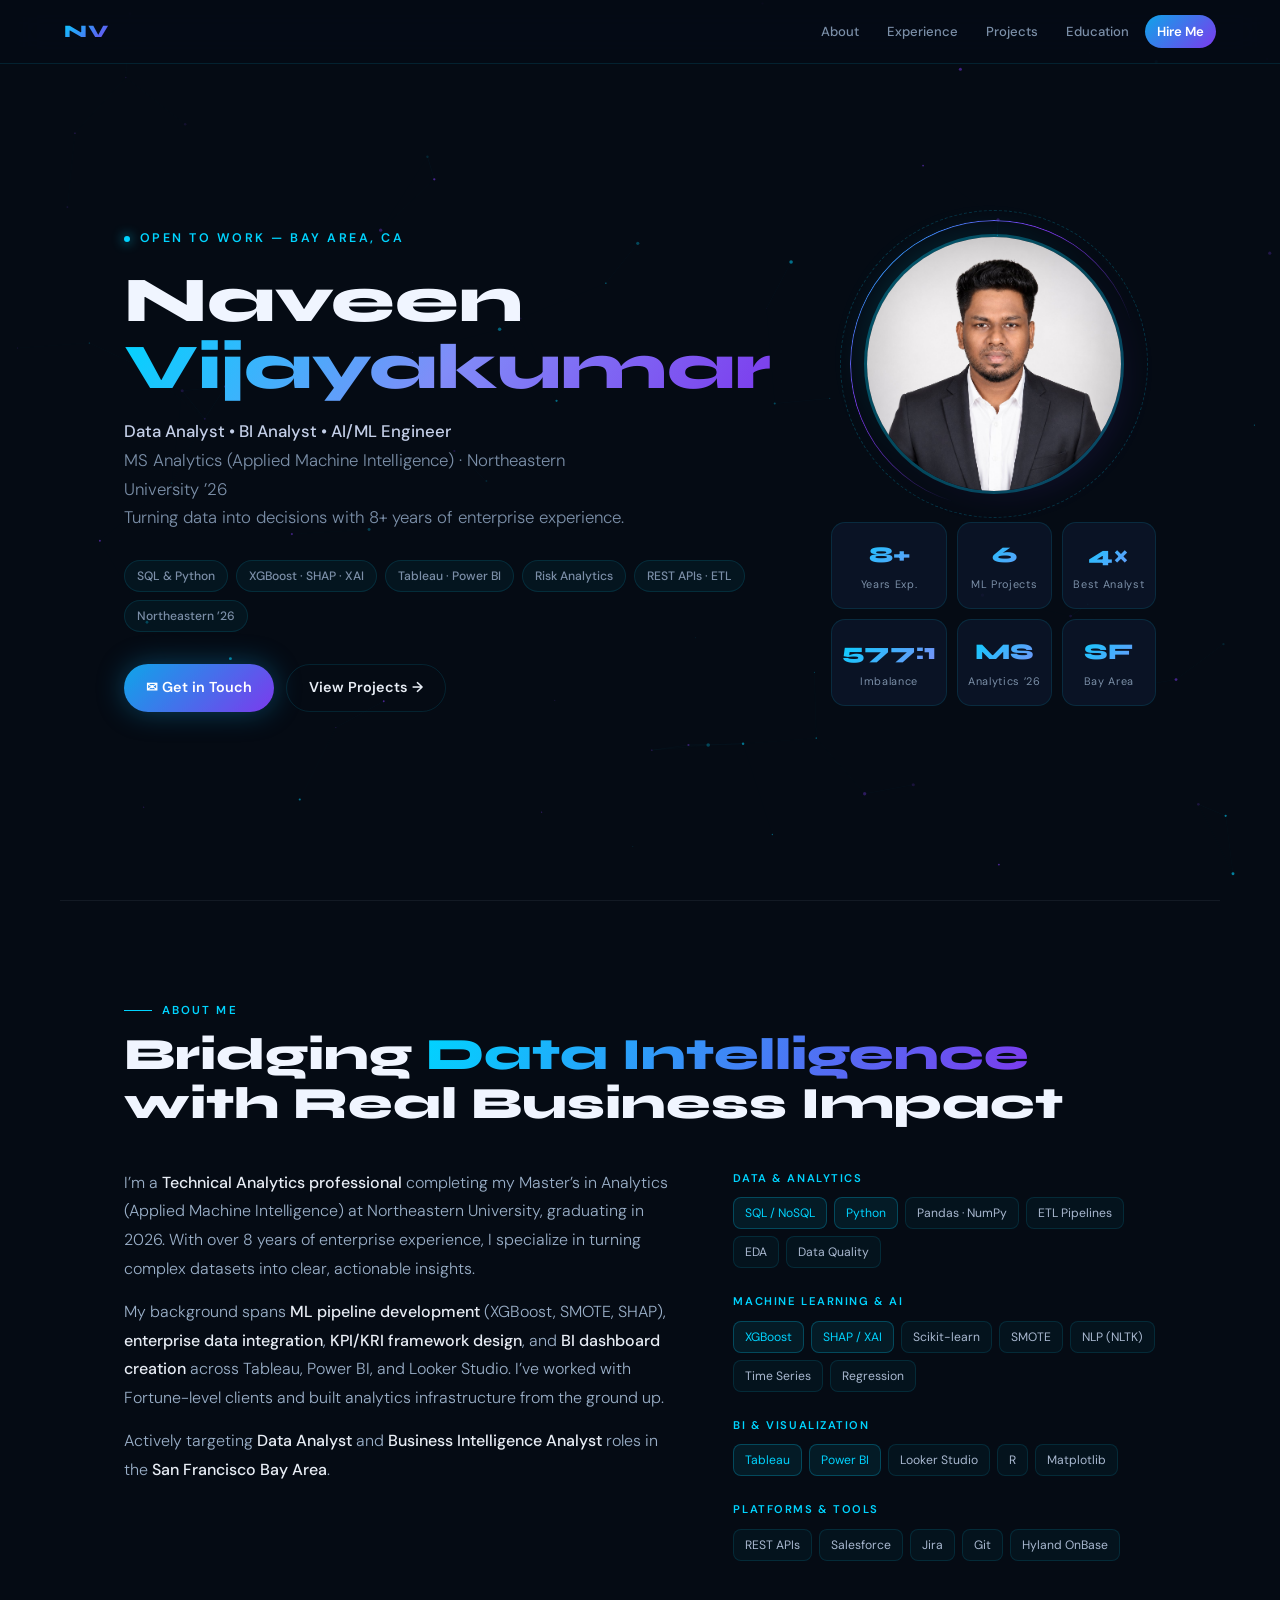
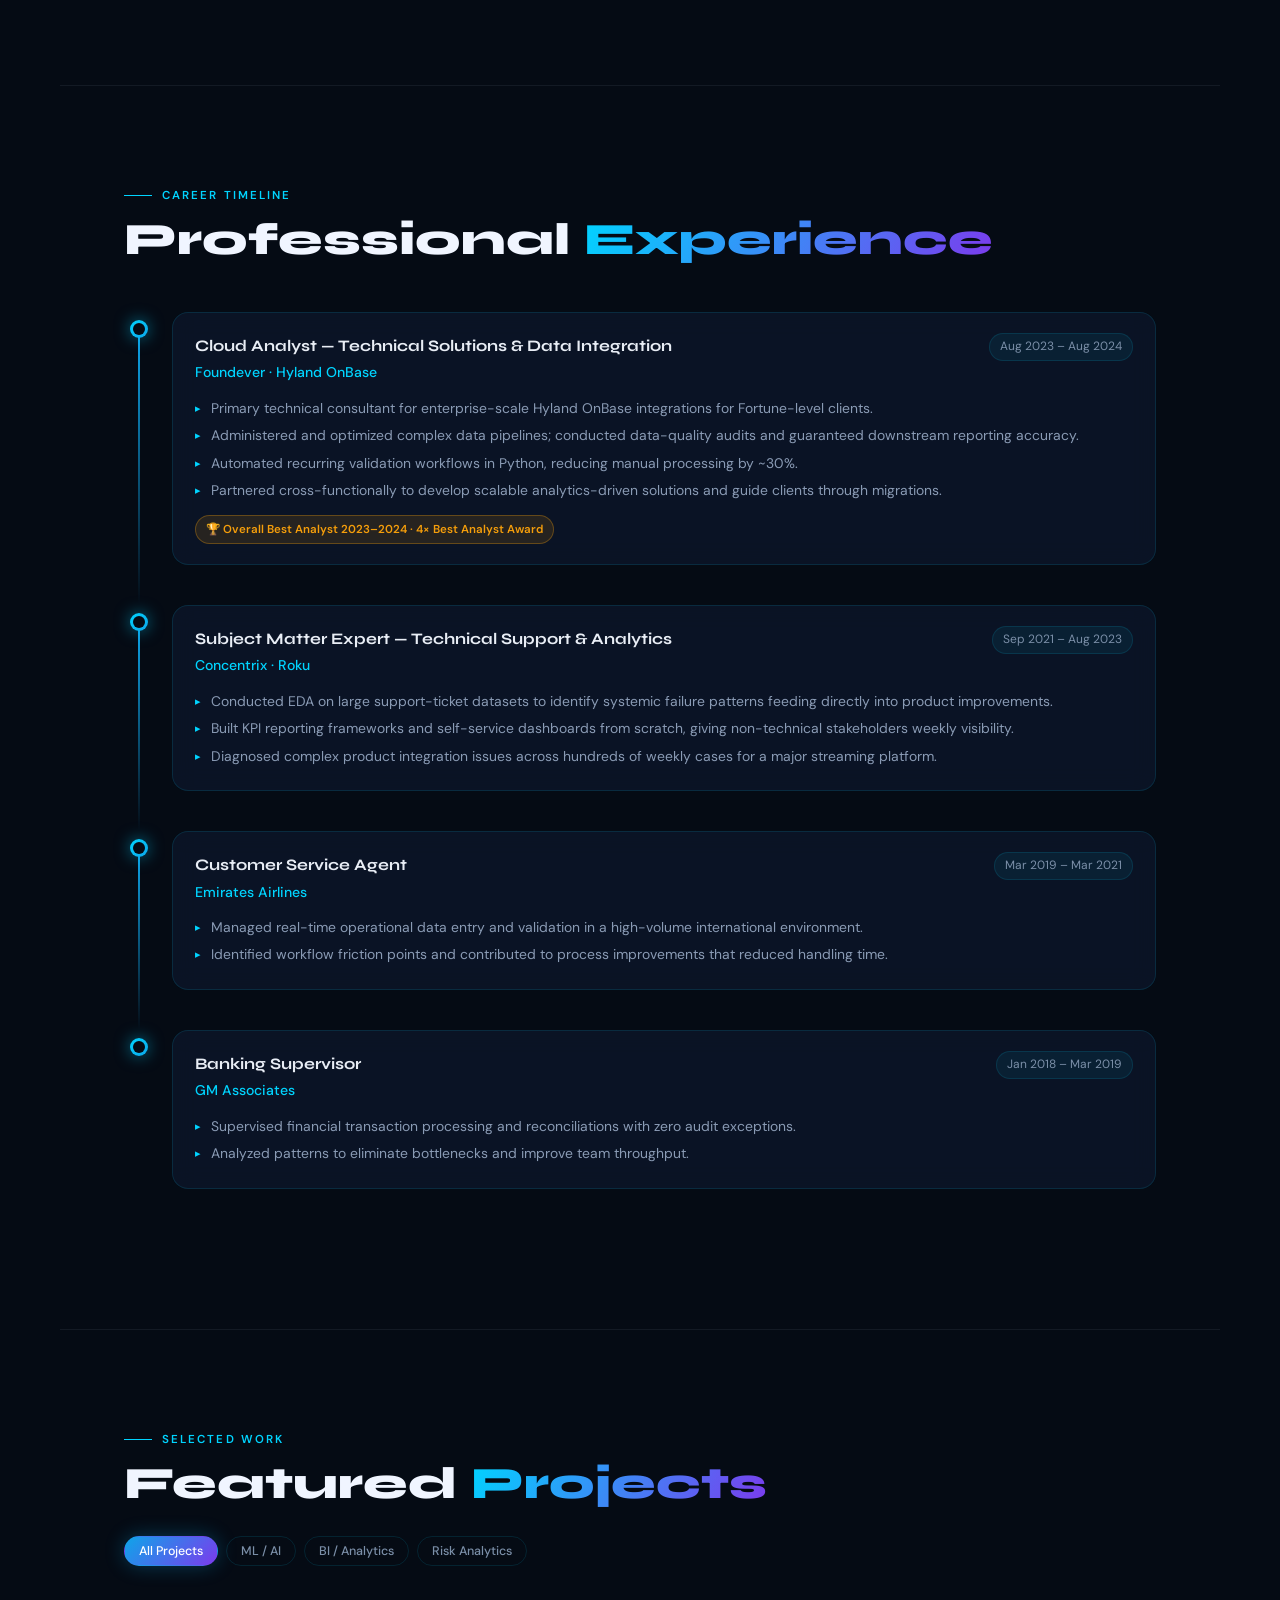
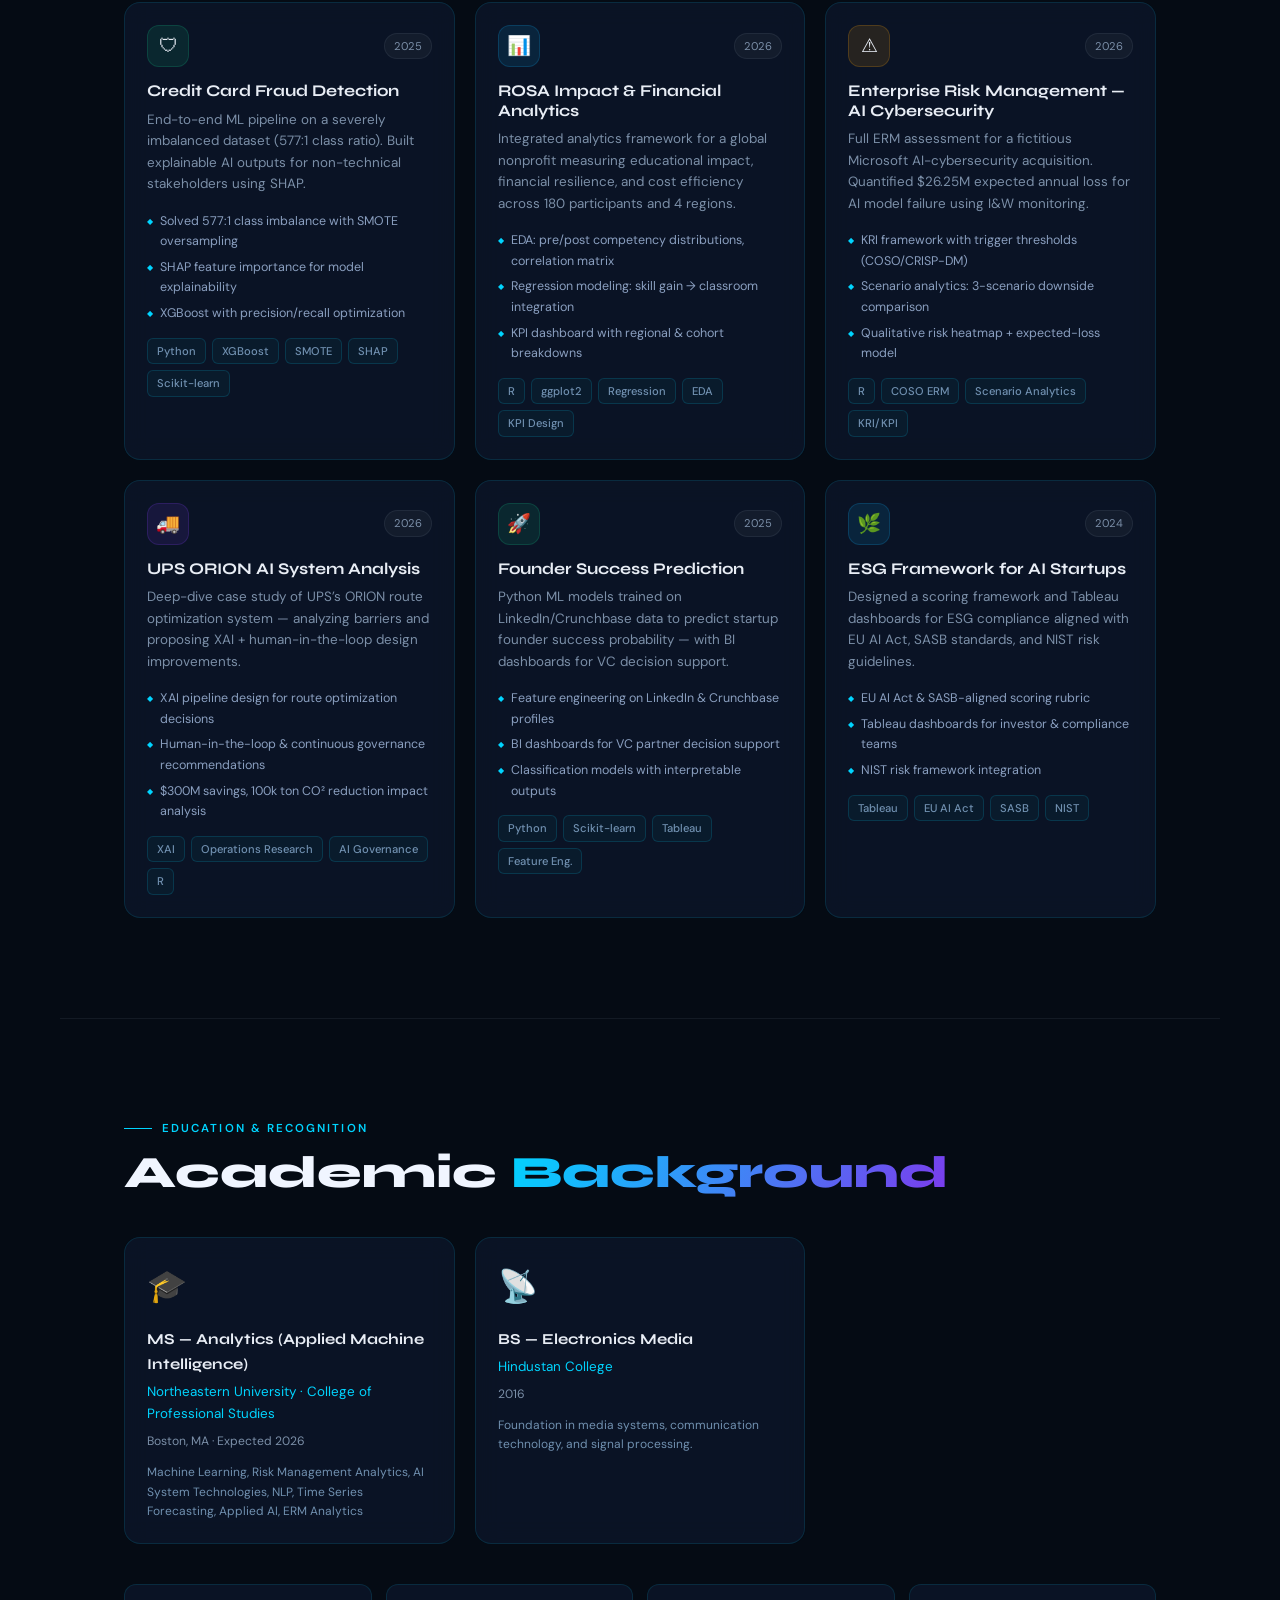
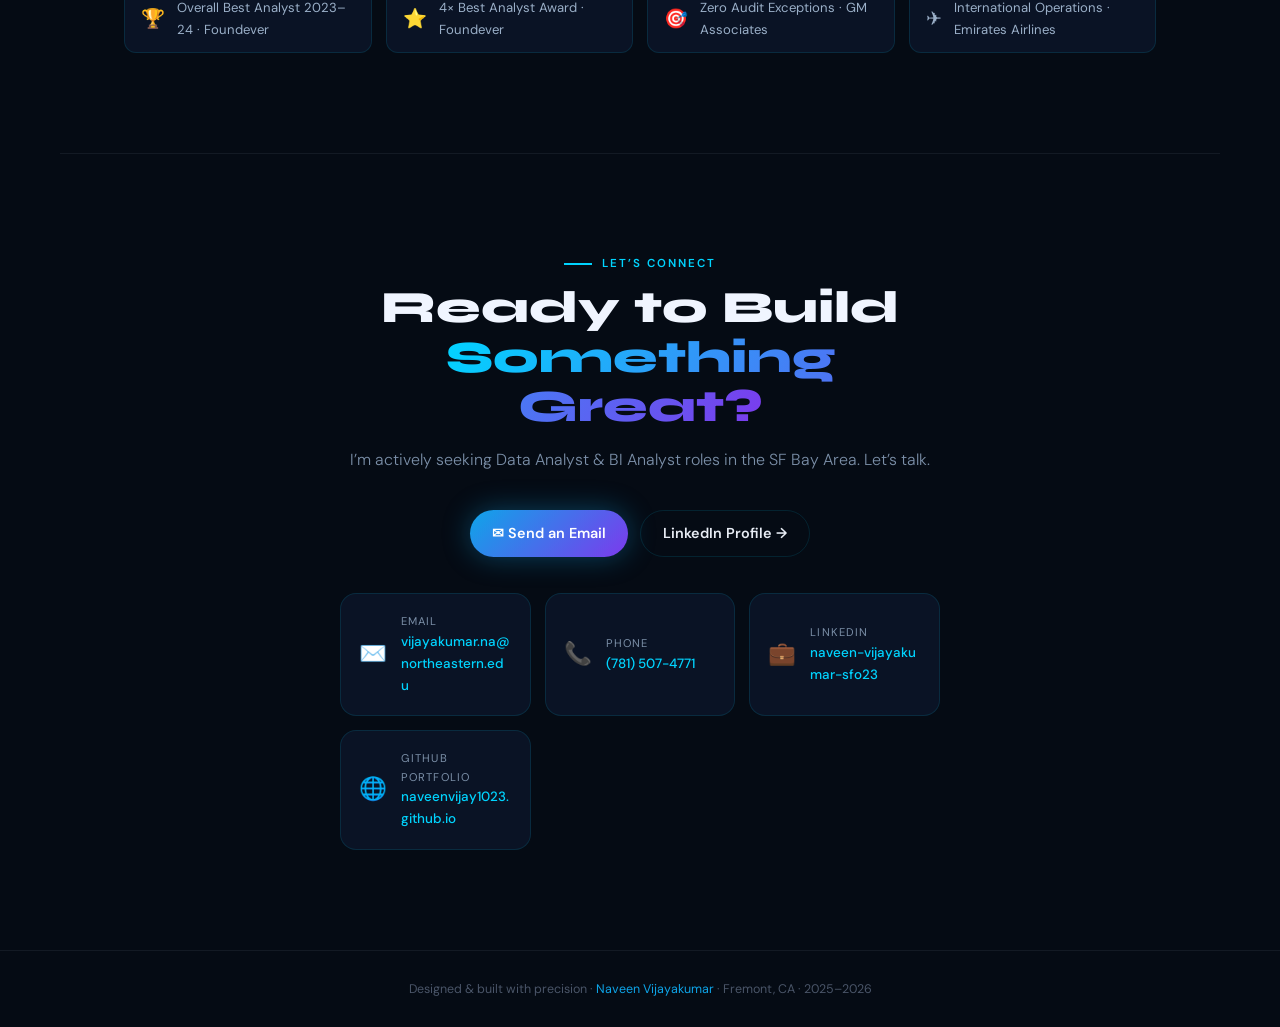
<file: naveen_portfolio.html>
<!DOCTYPE html>
<html lang="en">
<head>
<meta charset="UTF-8" />
<meta name="viewport" content="width=device-width, initial-scale=1.0" />
<title>Naveen Vijayakumar — Data & AI Analytics</title>
<link rel="preconnect" href="https://fonts.googleapis.com" />
<link rel="preconnect" href="https://fonts.gstatic.com" crossorigin />
<link href="https://fonts.googleapis.com/css2?family=Syne:wght@400;600;700;800&family=DM+Sans:ital,opsz,wght@0,9..40,300;0,9..40,400;0,9..40,500;1,9..40,300&display=swap" rel="stylesheet" />
<style>
:root {
  --bg: #050b14; --bg2: #070e1a;
  --surface: rgba(12,22,40,0.85); --surface2: rgba(10,18,34,0.6);
  --border: rgba(0,212,255,0.12); --border-soft: rgba(148,163,184,0.1);
  --text: #e8edf5; --muted: #7b8fa8;
  --cyan: #00d4ff; --cyan2: #0ea5e9; --violet: #7c3aed;
  --gold: #f59e0b; --green: #10b981;
  --ff-head: 'Syne', sans-serif; --ff-body: 'DM Sans', sans-serif;
  --radius: 16px; --ease: cubic-bezier(0.23,1,0.32,1);
}
*, *::before, *::after { box-sizing: border-box; margin: 0; padding: 0; }
html { scroll-behavior: smooth; }
body { font-family: var(--ff-body); background: var(--bg); color: var(--text); line-height: 1.65; overflow-x: hidden; }
::-webkit-scrollbar { width: 5px; }
::-webkit-scrollbar-track { background: var(--bg2); }
::-webkit-scrollbar-thumb { background: var(--cyan2); border-radius: 99px; }
#bg-canvas { position: fixed; inset: 0; z-index: 0; pointer-events: none; }
#progress-bar { position: fixed; top: 0; left: 0; height: 2.5px; background: linear-gradient(90deg, var(--cyan), var(--violet)); z-index: 9999; width: 0%; box-shadow: 0 0 8px var(--cyan); }
.nav { position: fixed; top: 0; left: 0; width: 100%; z-index: 900; padding: 0 5%; height: 64px; display: flex; align-items: center; justify-content: space-between; backdrop-filter: blur(20px) saturate(160%); background: rgba(5,11,20,0.8); border-bottom: 1px solid var(--border); transition: all 0.3s var(--ease); }
.nav.scrolled { height: 58px; background: rgba(5,11,20,0.95); box-shadow: 0 4px 30px rgba(0,0,0,0.4); }
.nav-logo { font-family: var(--ff-head); font-weight: 800; font-size: 1.1rem; letter-spacing: 0.06em; background: linear-gradient(135deg, var(--cyan), var(--violet)); -webkit-background-clip: text; -webkit-text-fill-color: transparent; background-clip: text; text-decoration: none; }
.nav-links { display: flex; gap: 4px; align-items: center; }
.nav-links a { font-size: 0.82rem; font-weight: 500; text-decoration: none; color: var(--muted); padding: 6px 12px; border-radius: 99px; transition: color 0.2s, background 0.2s; }
.nav-links a:hover { color: var(--text); background: rgba(0,212,255,0.1); }
.nav-cta { background: linear-gradient(135deg, var(--cyan2), var(--violet)) !important; color: #fff !important; font-weight: 600 !important; }
section { position: relative; z-index: 1; max-width: 1160px; margin: 0 auto; padding: 100px 5%; }
.section-label { font-size: 0.72rem; font-weight: 600; letter-spacing: 0.18em; text-transform: uppercase; color: var(--cyan); margin-bottom: 10px; display: flex; align-items: center; gap: 10px; }
.section-label::before { content: ''; display: block; width: 28px; height: 1.5px; background: var(--cyan); flex-shrink: 0; }
.section-title { font-family: var(--ff-head); font-size: clamp(1.9rem, 3.5vw, 2.8rem); font-weight: 800; color: #f0f5ff; line-height: 1.1; margin-bottom: 14px; }
.section-title .accent { background: linear-gradient(120deg, var(--cyan), var(--violet)); -webkit-background-clip: text; -webkit-text-fill-color: transparent; background-clip: text; }
.reveal { opacity: 0; transform: translateY(36px); transition: opacity 0.75s var(--ease), transform 0.75s var(--ease); }
.reveal.visible { opacity: 1; transform: none; }
.reveal-delay-1 { transition-delay: 0.1s; } .reveal-delay-2 { transition-delay: 0.2s; } .reveal-delay-3 { transition-delay: 0.3s; } .reveal-delay-4 { transition-delay: 0.4s; } .reveal-delay-5 { transition-delay: 0.5s; }
#hero { min-height: 100vh; padding-top: 120px; padding-bottom: 80px; display: grid; grid-template-columns: 1.3fr 1fr; gap: 60px; align-items: center; }
.hero-eyebrow { font-size: 0.78rem; font-weight: 600; letter-spacing: 0.2em; text-transform: uppercase; color: var(--cyan); display: flex; align-items: center; gap: 10px; margin-bottom: 18px; opacity: 0; animation: fadeUp 0.8s 0.2s var(--ease) forwards; }
.dot { width: 6px; height: 6px; border-radius: 50%; background: var(--cyan); box-shadow: 0 0 12px var(--cyan); animation: pulse-dot 2s infinite; }
@keyframes pulse-dot { 0%,100% { box-shadow: 0 0 6px var(--cyan); } 50% { box-shadow: 0 0 18px var(--cyan); } }
.hero-name { font-family: var(--ff-head); font-size: clamp(2.8rem, 5vw, 4.2rem); font-weight: 800; line-height: 1.05; color: #f0f5ff; margin-bottom: 16px; opacity: 0; animation: fadeUp 0.8s 0.35s var(--ease) forwards; }
.gradient-text { background: linear-gradient(125deg, var(--cyan) 0%, #818cf8 50%, var(--violet) 100%); -webkit-background-clip: text; -webkit-text-fill-color: transparent; background-clip: text; }
.hero-role { font-size: 1.05rem; color: var(--muted); max-width: 520px; margin-bottom: 28px; opacity: 0; animation: fadeUp 0.8s 0.45s var(--ease) forwards; font-weight: 300; line-height: 1.7; }
.hero-role strong { color: #c4cfe8; font-weight: 500; }
.hero-tags { display: flex; flex-wrap: wrap; gap: 8px; margin-bottom: 32px; opacity: 0; animation: fadeUp 0.8s 0.55s var(--ease) forwards; }
.hero-tag { font-size: 0.76rem; font-weight: 500; padding: 5px 12px; border-radius: 99px; border: 1px solid var(--border); background: rgba(0,212,255,0.05); color: var(--muted); }
.hero-actions { display: flex; flex-wrap: wrap; gap: 12px; opacity: 0; animation: fadeUp 0.8s 0.65s var(--ease) forwards; }
.btn { display: inline-flex; align-items: center; gap: 8px; padding: 11px 22px; border-radius: 99px; font-size: 0.9rem; font-weight: 600; text-decoration: none; cursor: pointer; border: none; transition: all 0.2s var(--ease); font-family: var(--ff-body); }
.btn-primary { background: linear-gradient(135deg, var(--cyan2), var(--violet)); color: #fff; box-shadow: 0 0 28px rgba(14,165,233,0.35); }
.btn-primary:hover { transform: translateY(-2px); box-shadow: 0 4px 36px rgba(14,165,233,0.5); }
.btn-ghost { border: 1px solid var(--border); background: transparent; color: var(--text); }
.btn-ghost:hover { background: rgba(0,212,255,0.08); border-color: rgba(0,212,255,0.3); }
.hero-right { display: flex; flex-direction: column; align-items: center; gap: 28px; opacity: 0; animation: fadeIn 1s 0.5s var(--ease) forwards; }
.photo-frame { position: relative; width: 260px; height: 260px; }
.photo-ring { position: absolute; inset: -14px; border-radius: 50%; border: 1.5px solid transparent; background: linear-gradient(135deg, var(--cyan), var(--violet), transparent, transparent) border-box; -webkit-mask: linear-gradient(#fff 0 0) padding-box, linear-gradient(#fff 0 0); -webkit-mask-composite: destination-out; mask-composite: exclude; animation: ring-spin 12s linear infinite; }
.photo-ring-2 { position: absolute; inset: -24px; border-radius: 50%; border: 1px dashed rgba(0,212,255,0.2); animation: ring-spin 22s linear infinite reverse; }
.photo-orb { position: absolute; inset: -8px; border-radius: 50%; background: radial-gradient(circle at 30% 30%, rgba(0,212,255,0.15), transparent 60%), radial-gradient(circle at 70% 70%, rgba(124,58,237,0.12), transparent 60%); filter: blur(12px); }
@keyframes ring-spin { from { transform: rotate(0deg); } to { transform: rotate(360deg); } }
.photo-img { width: 100%; height: 100%; border-radius: 50%; object-fit: cover; object-position: center top; border: 3px solid rgba(0,212,255,0.3); position: relative; z-index: 2; }
.hero-stats-grid { display: grid; grid-template-columns: repeat(3,1fr); gap: 10px; width: 100%; }
.stat-box { background: var(--surface); border: 1px solid var(--border); border-radius: 14px; padding: 14px 10px; text-align: center; backdrop-filter: blur(12px); transition: border-color 0.2s, transform 0.2s; }
.stat-box:hover { border-color: rgba(0,212,255,0.3); transform: translateY(-2px); }
.stat-num { display: block; font-family: var(--ff-head); font-size: 1.4rem; font-weight: 800; background: linear-gradient(135deg, var(--cyan), #818cf8); -webkit-background-clip: text; -webkit-text-fill-color: transparent; background-clip: text; }
.stat-lbl { font-size: 0.68rem; color: var(--muted); letter-spacing: 0.06em; margin-top: 2px; }
@keyframes fadeUp { from { opacity: 0; transform: translateY(28px); } to { opacity: 1; transform: none; } }
@keyframes fadeIn { from { opacity: 0; } to { opacity: 1; } }
#about { border-top: 1px solid var(--border-soft); }
.about-grid { display: grid; grid-template-columns: 1.3fr 1fr; gap: 60px; align-items: start; margin-top: 40px; }
.about-bio { font-size: 1rem; color: #9aafc8; line-height: 1.8; font-weight: 300; }
.about-bio p + p { margin-top: 14px; }
.about-bio strong { color: var(--text); font-weight: 500; }
.skill-group { margin-bottom: 24px; }
.skill-group-label { font-size: 0.7rem; text-transform: uppercase; letter-spacing: 0.14em; color: var(--cyan); margin-bottom: 10px; font-weight: 600; }
.skill-chips { display: flex; flex-wrap: wrap; gap: 7px; }
.skill-chip { font-size: 0.76rem; padding: 5px 11px; border-radius: 8px; border: 1px solid var(--border); background: rgba(0,212,255,0.04); color: #a8b8d0; transition: all 0.2s; cursor: default; }
.skill-chip:hover { border-color: rgba(0,212,255,0.4); color: var(--text); background: rgba(0,212,255,0.08); transform: translateY(-1px); }
.skill-chip.featured { border-color: rgba(0,212,255,0.25); background: rgba(0,212,255,0.08); color: var(--cyan); }
#experience { border-top: 1px solid var(--border-soft); }
.tl-item { position: relative; padding-left: 48px; padding-bottom: 40px; }
.tl-item::before { content: ''; position: absolute; left: 14px; top: 24px; bottom: 0; width: 1.5px; background: linear-gradient(to bottom, var(--cyan2), transparent); }
.tl-item:last-child::before { display: none; }
.tl-dot { position: absolute; left: 6px; top: 8px; width: 18px; height: 18px; border-radius: 50%; background: linear-gradient(135deg, var(--cyan), var(--cyan2)); box-shadow: 0 0 16px rgba(0,212,255,0.5); z-index: 2; }
.tl-dot::after { content: ''; position: absolute; inset: 3px; border-radius: 50%; background: var(--bg); }
.tl-card { background: var(--surface); border: 1px solid var(--border); border-radius: var(--radius); padding: 20px 22px; backdrop-filter: blur(12px); transition: border-color 0.2s, transform 0.2s; }
.tl-card:hover { border-color: rgba(0,212,255,0.25); transform: translateX(4px); }
.tl-header { display: flex; justify-content: space-between; align-items: flex-start; gap: 16px; flex-wrap: wrap; margin-bottom: 10px; }
.tl-role { font-family: var(--ff-head); font-size: 1rem; font-weight: 700; color: #e8edf5; }
.tl-company { color: var(--cyan); font-size: 0.88rem; font-weight: 500; margin-top: 2px; }
.tl-date { font-size: 0.75rem; color: var(--muted); background: rgba(0,212,255,0.07); border: 1px solid var(--border); padding: 3px 10px; border-radius: 99px; white-space: nowrap; }
.tl-bullets { list-style: none; margin-top: 10px; }
.tl-bullets li { font-size: 0.87rem; color: #8a9bb5; padding: 3px 0 3px 16px; position: relative; line-height: 1.55; }
.tl-bullets li::before { content: '▸'; position: absolute; left: 0; color: var(--cyan); font-size: 0.7rem; top: 5px; }
.tl-badge { display: inline-flex; align-items: center; gap: 5px; margin-top: 10px; font-size: 0.72rem; font-weight: 600; padding: 4px 10px; border-radius: 99px; background: rgba(245,158,11,0.12); border: 1px solid rgba(245,158,11,0.3); color: var(--gold); }
#projects { border-top: 1px solid var(--border-soft); }
.filter-bar { display: flex; flex-wrap: wrap; gap: 8px; margin: 28px 0 36px; }
.filter-btn { font-size: 0.78rem; font-weight: 500; padding: 6px 14px; border-radius: 99px; border: 1px solid var(--border); background: transparent; color: var(--muted); cursor: pointer; transition: all 0.2s; font-family: var(--ff-body); }
.filter-btn.active { background: linear-gradient(135deg, var(--cyan2), var(--violet)); color: #fff; border-color: transparent; box-shadow: 0 0 20px rgba(14,165,233,0.3); }
.projects-grid { display: grid; grid-template-columns: repeat(auto-fill, minmax(300px, 1fr)); gap: 20px; }
.project-card { background: var(--surface); border: 1px solid var(--border); border-radius: var(--radius); padding: 22px; backdrop-filter: blur(12px); transition: transform 0.25s var(--ease), border-color 0.25s, box-shadow 0.25s; position: relative; overflow: hidden; }
.project-card::before { content: ''; position: absolute; top: -60%; left: -60%; width: 120%; height: 120%; background: radial-gradient(circle at center, rgba(0,212,255,0.06), transparent 60%); opacity: 0; transition: opacity 0.4s; pointer-events: none; }
.project-card:hover { transform: translateY(-6px); border-color: rgba(0,212,255,0.3); box-shadow: 0 20px 50px rgba(0,0,0,0.5), 0 0 30px rgba(0,212,255,0.08); }
.project-card:hover::before { opacity: 1; }
.project-card.hidden { display: none; }
.project-top { display: flex; align-items: center; justify-content: space-between; margin-bottom: 14px; }
.project-icon { width: 42px; height: 42px; border-radius: 12px; display: flex; align-items: center; justify-content: center; font-size: 1.2rem; }
.project-icon.ml { background: rgba(16,185,129,0.12); border: 1px solid rgba(16,185,129,0.2); }
.project-icon.bi { background: rgba(14,165,233,0.12); border: 1px solid rgba(14,165,233,0.2); }
.project-icon.risk { background: rgba(245,158,11,0.12); border: 1px solid rgba(245,158,11,0.2); }
.project-icon.ai { background: rgba(124,58,237,0.12); border: 1px solid rgba(124,58,237,0.2); }
.project-year { font-size: 0.7rem; color: var(--muted); background: rgba(255,255,255,0.04); border: 1px solid var(--border-soft); padding: 3px 9px; border-radius: 99px; }
.project-title { font-family: var(--ff-head); font-size: 1.02rem; font-weight: 700; color: #e8edf5; margin-bottom: 8px; line-height: 1.2; }
.project-desc { font-size: 0.84rem; color: #7b8fa8; line-height: 1.6; margin-bottom: 16px; }
.project-highlight { font-size: 0.78rem; color: #8a9fc0; display: flex; align-items: flex-start; gap: 7px; margin-bottom: 5px; }
.project-highlight::before { content: '◆'; font-size: 0.5rem; color: var(--cyan); flex-shrink: 0; margin-top: 4px; }
.tech-stack { display: flex; flex-wrap: wrap; gap: 6px; margin-top: 14px; }
.tech-pill { font-size: 0.7rem; padding: 3px 9px; border-radius: 6px; border: 1px solid rgba(0,212,255,0.15); background: rgba(0,212,255,0.04); color: #7090b0; font-weight: 500; }
#education { border-top: 1px solid var(--border-soft); }
.edu-grid { display: grid; grid-template-columns: repeat(auto-fill, minmax(280px,1fr)); gap: 20px; margin-top: 40px; }
.edu-card { background: var(--surface); border: 1px solid var(--border); border-radius: var(--radius); padding: 22px; backdrop-filter: blur(12px); transition: border-color 0.2s, transform 0.2s; }
.edu-card:hover { border-color: rgba(0,212,255,0.25); transform: translateY(-3px); }
.edu-badge { font-size: 2rem; margin-bottom: 14px; display: block; }
.edu-degree { font-family: var(--ff-head); font-size: 0.95rem; font-weight: 700; color: #e8edf5; margin-bottom: 4px; }
.edu-school { font-size: 0.84rem; color: var(--cyan); margin-bottom: 6px; }
.edu-meta { font-size: 0.76rem; color: var(--muted); margin-bottom: 12px; }
.edu-courses { font-size: 0.75rem; color: #7090b0; line-height: 1.6; }
.awards-grid { display: grid; grid-template-columns: repeat(auto-fill, minmax(220px,1fr)); gap: 14px; margin-top: 32px; }
.award-chip { display: flex; align-items: center; gap: 12px; background: var(--surface); border: 1px solid var(--border); border-radius: 12px; padding: 12px 16px; font-size: 0.82rem; color: #9aafc8; transition: border-color 0.2s; }
.award-chip:hover { border-color: rgba(245,158,11,0.3); }
.award-chip-icon { font-size: 1.2rem; flex-shrink: 0; }
#contact { border-top: 1px solid var(--border-soft); text-align: center; }
.contact-inner { max-width: 600px; margin: 0 auto; }
.contact-tagline { font-size: 1rem; color: var(--muted); margin: 16px 0 36px; font-weight: 300; }
.contact-cards { display: grid; grid-template-columns: repeat(auto-fit, minmax(180px,1fr)); gap: 14px; margin-top: 36px; text-align: left; }
.contact-card { background: var(--surface); border: 1px solid var(--border); border-radius: var(--radius); padding: 18px; text-decoration: none; transition: border-color 0.2s, transform 0.2s; display: flex; align-items: center; gap: 14px; }
.contact-card:hover { border-color: rgba(0,212,255,0.35); transform: translateY(-3px); }
.contact-card-icon { font-size: 1.4rem; flex-shrink: 0; }
.contact-card-label { font-size: 0.7rem; text-transform: uppercase; letter-spacing: 0.1em; color: var(--muted); }
.contact-card-value { font-size: 0.84rem; color: var(--cyan); font-weight: 500; word-break: break-all; }
footer { position: relative; z-index: 1; text-align: center; padding: 28px 5%; font-size: 0.78rem; color: #4a5568; border-top: 1px solid var(--border-soft); }
footer a { color: var(--cyan2); text-decoration: none; }
#back-top { position: fixed; bottom: 28px; right: 28px; width: 42px; height: 42px; border-radius: 50%; background: linear-gradient(135deg, var(--cyan2), var(--violet)); border: none; cursor: pointer; display: flex; align-items: center; justify-content: center; font-size: 1rem; color: #fff; z-index: 800; opacity: 0; transform: translateY(14px); transition: opacity 0.3s, transform 0.3s; box-shadow: 0 4px 20px rgba(14,165,233,0.4); }
#back-top.visible { opacity: 1; transform: none; }
#back-top:hover { transform: translateY(-2px); }
@media (max-width: 860px) {
  #hero { grid-template-columns: 1fr; padding-top: 100px; }
  .hero-right { order: -1; }
  .photo-frame { width: 190px; height: 190px; }
  .about-grid { grid-template-columns: 1fr; gap: 36px; }
  section { padding: 80px 5%; }
  .nav-links a:not(.nav-cta) { display: none; }
}
</style>
</head>
<body>
<div id="progress-bar"></div>
<canvas id="bg-canvas"></canvas>

<nav class="nav" id="nav">
  <a href="#hero" class="nav-logo">NV</a>
  <div class="nav-links">
    <a href="#about">About</a>
    <a href="#experience">Experience</a>
    <a href="#projects">Projects</a>
    <a href="#education">Education</a>
    <a href="#contact" class="nav-cta">Hire Me</a>
  </div>
</nav>

<section id="hero">
  <div class="hero-left">
    <div class="hero-eyebrow"><span class="dot"></span>Open to Work — Bay Area, CA</div>
    <h1 class="hero-name">Naveen<br/><span class="gradient-text">Vijayakumar</span></h1>
    <p class="hero-role"><strong>Data Analyst &bull; BI Analyst &bull; AI/ML Engineer</strong><br/>MS Analytics (Applied Machine Intelligence) &middot; Northeastern University &rsquo;26<br/>Turning data into decisions with 8+ years of enterprise experience.</p>
    <div class="hero-tags">
      <span class="hero-tag">SQL &amp; Python</span>
      <span class="hero-tag">XGBoost &middot; SHAP &middot; XAI</span>
      <span class="hero-tag">Tableau &middot; Power BI</span>
      <span class="hero-tag">Risk Analytics</span>
      <span class="hero-tag">REST APIs &middot; ETL</span>
      <span class="hero-tag">Northeastern &rsquo;26</span>
    </div>
    <div class="hero-actions">
      <a href="#contact" class="btn btn-primary">&#x2709; Get in Touch</a>
      <a href="#projects" class="btn btn-ghost">View Projects &rarr;</a>
    </div>
  </div>
  <div class="hero-right">
    <div class="photo-frame">
      <div class="photo-orb"></div>
      <div class="photo-ring"></div>
      <div class="photo-ring-2"></div>
      <img src="[data-uri]" class="photo-img" alt="Naveen Vijayakumar" />
    </div>
    <div class="hero-stats-grid">
      <div class="stat-box"><span class="stat-num">8+</span><div class="stat-lbl">Years Exp.</div></div>
      <div class="stat-box"><span class="stat-num">6</span><div class="stat-lbl">ML Projects</div></div>
      <div class="stat-box"><span class="stat-num">4&times;</span><div class="stat-lbl">Best Analyst</div></div>
      <div class="stat-box"><span class="stat-num">577:1</span><div class="stat-lbl">Imbalance</div></div>
      <div class="stat-box"><span class="stat-num">MS</span><div class="stat-lbl">Analytics &rsquo;26</div></div>
      <div class="stat-box"><span class="stat-num">SF</span><div class="stat-lbl">Bay Area</div></div>
    </div>
  </div>
</section>

<section id="about">
  <div class="section-label">About Me</div>
  <h2 class="section-title reveal">Bridging <span class="accent">Data Intelligence</span><br/>with Real Business Impact</h2>
  <div class="about-grid">
    <div class="about-bio reveal reveal-delay-1">
      <p>I&rsquo;m a <strong>Technical Analytics professional</strong> completing my Master&rsquo;s in Analytics (Applied Machine Intelligence) at Northeastern University, graduating in 2026. With over 8 years of enterprise experience, I specialize in turning complex datasets into clear, actionable insights.</p>
      <p>My background spans <strong>ML pipeline development</strong> (XGBoost, SMOTE, SHAP), <strong>enterprise data integration</strong>, <strong>KPI/KRI framework design</strong>, and <strong>BI dashboard creation</strong> across Tableau, Power BI, and Looker Studio. I&rsquo;ve worked with Fortune-level clients and built analytics infrastructure from the ground up.</p>
      <p>Actively targeting <strong>Data Analyst</strong> and <strong>Business Intelligence Analyst</strong> roles in the <strong>San Francisco Bay Area</strong>.</p>
    </div>
    <div class="reveal reveal-delay-2">
      <div class="skill-group"><div class="skill-group-label">Data &amp; Analytics</div><div class="skill-chips"><span class="skill-chip featured">SQL / NoSQL</span><span class="skill-chip featured">Python</span><span class="skill-chip">Pandas &middot; NumPy</span><span class="skill-chip">ETL Pipelines</span><span class="skill-chip">EDA</span><span class="skill-chip">Data Quality</span></div></div>
      <div class="skill-group"><div class="skill-group-label">Machine Learning &amp; AI</div><div class="skill-chips"><span class="skill-chip featured">XGBoost</span><span class="skill-chip featured">SHAP / XAI</span><span class="skill-chip">Scikit-learn</span><span class="skill-chip">SMOTE</span><span class="skill-chip">NLP (NLTK)</span><span class="skill-chip">Time Series</span><span class="skill-chip">Regression</span></div></div>
      <div class="skill-group"><div class="skill-group-label">BI &amp; Visualization</div><div class="skill-chips"><span class="skill-chip featured">Tableau</span><span class="skill-chip featured">Power BI</span><span class="skill-chip">Looker Studio</span><span class="skill-chip">R</span><span class="skill-chip">Matplotlib</span></div></div>
      <div class="skill-group"><div class="skill-group-label">Platforms &amp; Tools</div><div class="skill-chips"><span class="skill-chip">REST APIs</span><span class="skill-chip">Salesforce</span><span class="skill-chip">Jira</span><span class="skill-chip">Git</span><span class="skill-chip">Hyland OnBase</span></div></div>
    </div>
  </div>
</section>

<section id="experience">
  <div class="section-label">Career Timeline</div>
  <h2 class="section-title reveal">Professional <span class="accent">Experience</span></h2>
  <div style="margin-top:48px">
    <div class="tl-item reveal reveal-delay-1"><div class="tl-dot"></div><div class="tl-card"><div class="tl-header"><div><div class="tl-role">Cloud Analyst &mdash; Technical Solutions &amp; Data Integration</div><div class="tl-company">Foundever &middot; Hyland OnBase</div></div><span class="tl-date">Aug 2023 &ndash; Aug 2024</span></div><ul class="tl-bullets"><li>Primary technical consultant for enterprise-scale Hyland OnBase integrations for Fortune-level clients.</li><li>Administered and optimized complex data pipelines; conducted data-quality audits and guaranteed downstream reporting accuracy.</li><li>Automated recurring validation workflows in Python, reducing manual processing by ~30%.</li><li>Partnered cross-functionally to develop scalable analytics-driven solutions and guide clients through migrations.</li></ul><span class="tl-badge">&#127942; Overall Best Analyst 2023&ndash;2024 &middot; 4&times; Best Analyst Award</span></div></div>
    <div class="tl-item reveal reveal-delay-2"><div class="tl-dot"></div><div class="tl-card"><div class="tl-header"><div><div class="tl-role">Subject Matter Expert &mdash; Technical Support &amp; Analytics</div><div class="tl-company">Concentrix &middot; Roku</div></div><span class="tl-date">Sep 2021 &ndash; Aug 2023</span></div><ul class="tl-bullets"><li>Conducted EDA on large support-ticket datasets to identify systemic failure patterns feeding directly into product improvements.</li><li>Built KPI reporting frameworks and self-service dashboards from scratch, giving non-technical stakeholders weekly visibility.</li><li>Diagnosed complex product integration issues across hundreds of weekly cases for a major streaming platform.</li></ul></div></div>
    <div class="tl-item reveal reveal-delay-3"><div class="tl-dot"></div><div class="tl-card"><div class="tl-header"><div><div class="tl-role">Customer Service Agent</div><div class="tl-company">Emirates Airlines</div></div><span class="tl-date">Mar 2019 &ndash; Mar 2021</span></div><ul class="tl-bullets"><li>Managed real-time operational data entry and validation in a high-volume international environment.</li><li>Identified workflow friction points and contributed to process improvements that reduced handling time.</li></ul></div></div>
    <div class="tl-item reveal reveal-delay-4"><div class="tl-dot"></div><div class="tl-card"><div class="tl-header"><div><div class="tl-role">Banking Supervisor</div><div class="tl-company">GM Associates</div></div><span class="tl-date">Jan 2018 &ndash; Mar 2019</span></div><ul class="tl-bullets"><li>Supervised financial transaction processing and reconciliations with zero audit exceptions.</li><li>Analyzed patterns to eliminate bottlenecks and improve team throughput.</li></ul></div></div>
  </div>
</section>

<section id="projects">
  <div class="section-label">Selected Work</div>
  <h2 class="section-title reveal">Featured <span class="accent">Projects</span></h2>
  <div class="filter-bar reveal reveal-delay-1">
    <button class="filter-btn active" data-filter="all">All Projects</button>
    <button class="filter-btn" data-filter="ml">ML / AI</button>
    <button class="filter-btn" data-filter="bi">BI / Analytics</button>
    <button class="filter-btn" data-filter="risk">Risk Analytics</button>
  </div>
  <div class="projects-grid">
    <div class="project-card reveal reveal-delay-1" data-category="ml"><div class="project-top"><div class="project-icon ml">&#128737;</div><span class="project-year">2025</span></div><div class="project-title">Credit Card Fraud Detection</div><div class="project-desc">End-to-end ML pipeline on a severely imbalanced dataset (577:1 class ratio). Built explainable AI outputs for non-technical stakeholders using SHAP.</div><div class="project-highlight">Solved 577:1 class imbalance with SMOTE oversampling</div><div class="project-highlight">SHAP feature importance for model explainability</div><div class="project-highlight">XGBoost with precision/recall optimization</div><div class="tech-stack"><span class="tech-pill">Python</span><span class="tech-pill">XGBoost</span><span class="tech-pill">SMOTE</span><span class="tech-pill">SHAP</span><span class="tech-pill">Scikit-learn</span></div></div>
    <div class="project-card reveal reveal-delay-2" data-category="bi"><div class="project-top"><div class="project-icon bi">&#128202;</div><span class="project-year">2026</span></div><div class="project-title">ROSA Impact &amp; Financial Analytics</div><div class="project-desc">Integrated analytics framework for a global nonprofit measuring educational impact, financial resilience, and cost efficiency across 180 participants and 4 regions.</div><div class="project-highlight">EDA: pre/post competency distributions, correlation matrix</div><div class="project-highlight">Regression modeling: skill gain &rarr; classroom integration</div><div class="project-highlight">KPI dashboard with regional &amp; cohort breakdowns</div><div class="tech-stack"><span class="tech-pill">R</span><span class="tech-pill">ggplot2</span><span class="tech-pill">Regression</span><span class="tech-pill">EDA</span><span class="tech-pill">KPI Design</span></div></div>
    <div class="project-card reveal reveal-delay-3" data-category="risk"><div class="project-top"><div class="project-icon risk">&#9888;</div><span class="project-year">2026</span></div><div class="project-title">Enterprise Risk Management — AI Cybersecurity</div><div class="project-desc">Full ERM assessment for a fictitious Microsoft AI-cybersecurity acquisition. Quantified $26.25M expected annual loss for AI model failure using I&amp;W monitoring.</div><div class="project-highlight">KRI framework with trigger thresholds (COSO/CRISP-DM)</div><div class="project-highlight">Scenario analytics: 3-scenario downside comparison</div><div class="project-highlight">Qualitative risk heatmap + expected-loss model</div><div class="tech-stack"><span class="tech-pill">R</span><span class="tech-pill">COSO ERM</span><span class="tech-pill">Scenario Analytics</span><span class="tech-pill">KRI/KPI</span></div></div>
    <div class="project-card reveal reveal-delay-4" data-category="ai"><div class="project-top"><div class="project-icon ai">&#128666;</div><span class="project-year">2026</span></div><div class="project-title">UPS ORION AI System Analysis</div><div class="project-desc">Deep-dive case study of UPS&rsquo;s ORION route optimization system &mdash; analyzing barriers and proposing XAI + human-in-the-loop design improvements.</div><div class="project-highlight">XAI pipeline design for route optimization decisions</div><div class="project-highlight">Human-in-the-loop &amp; continuous governance recommendations</div><div class="project-highlight">$300M savings, 100k ton CO&sup2; reduction impact analysis</div><div class="tech-stack"><span class="tech-pill">XAI</span><span class="tech-pill">Operations Research</span><span class="tech-pill">AI Governance</span><span class="tech-pill">R</span></div></div>
    <div class="project-card reveal reveal-delay-5" data-category="ml"><div class="project-top"><div class="project-icon ml">&#128640;</div><span class="project-year">2025</span></div><div class="project-title">Founder Success Prediction</div><div class="project-desc">Python ML models trained on LinkedIn/Crunchbase data to predict startup founder success probability &mdash; with BI dashboards for VC decision support.</div><div class="project-highlight">Feature engineering on LinkedIn &amp; Crunchbase profiles</div><div class="project-highlight">BI dashboards for VC partner decision support</div><div class="project-highlight">Classification models with interpretable outputs</div><div class="tech-stack"><span class="tech-pill">Python</span><span class="tech-pill">Scikit-learn</span><span class="tech-pill">Tableau</span><span class="tech-pill">Feature Eng.</span></div></div>
    <div class="project-card reveal reveal-delay-1" data-category="bi"><div class="project-top"><div class="project-icon bi">&#127807;</div><span class="project-year">2024</span></div><div class="project-title">ESG Framework for AI Startups</div><div class="project-desc">Designed a scoring framework and Tableau dashboards for ESG compliance aligned with EU AI Act, SASB standards, and NIST risk guidelines.</div><div class="project-highlight">EU AI Act &amp; SASB-aligned scoring rubric</div><div class="project-highlight">Tableau dashboards for investor &amp; compliance teams</div><div class="project-highlight">NIST risk framework integration</div><div class="tech-stack"><span class="tech-pill">Tableau</span><span class="tech-pill">EU AI Act</span><span class="tech-pill">SASB</span><span class="tech-pill">NIST</span></div></div>
  </div>
</section>

<section id="education">
  <div class="section-label">Education &amp; Recognition</div>
  <h2 class="section-title reveal">Academic <span class="accent">Background</span></h2>
  <div class="edu-grid">
    <div class="edu-card reveal reveal-delay-1"><span class="edu-badge">&#127891;</span><div class="edu-degree">MS &mdash; Analytics (Applied Machine Intelligence)</div><div class="edu-school">Northeastern University &middot; College of Professional Studies</div><div class="edu-meta">Boston, MA &middot; Expected 2026</div><div class="edu-courses">Machine Learning, Risk Management Analytics, AI System Technologies, NLP, Time Series Forecasting, Applied AI, ERM Analytics</div></div>
    <div class="edu-card reveal reveal-delay-2"><span class="edu-badge">&#128225;</span><div class="edu-degree">BS &mdash; Electronics Media</div><div class="edu-school">Hindustan College</div><div class="edu-meta">2016</div><div class="edu-courses">Foundation in media systems, communication technology, and signal processing.</div></div>
  </div>
  <div class="awards-grid" style="margin-top:40px">
    <div class="award-chip reveal reveal-delay-1"><span class="award-chip-icon">&#127942;</span><span>Overall Best Analyst 2023&ndash;24 &middot; Foundever</span></div>
    <div class="award-chip reveal reveal-delay-2"><span class="award-chip-icon">&#11088;</span><span>4&times; Best Analyst Award &middot; Foundever</span></div>
    <div class="award-chip reveal reveal-delay-3"><span class="award-chip-icon">&#127919;</span><span>Zero Audit Exceptions &middot; GM Associates</span></div>
    <div class="award-chip reveal reveal-delay-4"><span class="award-chip-icon">&#9992;</span><span>International Operations &middot; Emirates Airlines</span></div>
  </div>
</section>

<section id="contact">
  <div class="contact-inner">
    <div class="section-label" style="justify-content:center">Let&rsquo;s Connect</div>
    <h2 class="section-title reveal" style="text-align:center">Ready to Build <span class="accent">Something Great?</span></h2>
    <p class="contact-tagline reveal reveal-delay-1">I&rsquo;m actively seeking Data Analyst &amp; BI Analyst roles in the SF Bay Area. Let&rsquo;s talk.</p>
    <div style="display:flex;justify-content:center;gap:12px;flex-wrap:wrap" class="reveal reveal-delay-2">
      <a href="mailto:vijayakumar.na@northeastern.edu" class="btn btn-primary">&#x2709; Send an Email</a>
      <a href="https://linkedin.com/in/naveen-vijayakumar-sfo23" target="_blank" class="btn btn-ghost">LinkedIn Profile &rarr;</a>
    </div>
    <div class="contact-cards reveal reveal-delay-3">
      <a href="mailto:vijayakumar.na@northeastern.edu" class="contact-card"><span class="contact-card-icon">&#x2709;&#xFE0F;</span><div><div class="contact-card-label">Email</div><div class="contact-card-value">vijayakumar.na@northeastern.edu</div></div></a>
      <a href="tel:+17815074771" class="contact-card"><span class="contact-card-icon">&#128222;</span><div><div class="contact-card-label">Phone</div><div class="contact-card-value">(781) 507-4771</div></div></a>
      <a href="https://linkedin.com/in/naveen-vijayakumar-sfo23" target="_blank" class="contact-card"><span class="contact-card-icon">&#128188;</span><div><div class="contact-card-label">LinkedIn</div><div class="contact-card-value">naveen-vijayakumar-sfo23</div></div></a>
      <a href="https://naveenvijay1023.github.io/naveen-portfolio" target="_blank" class="contact-card"><span class="contact-card-icon">&#127760;</span><div><div class="contact-card-label">GitHub Portfolio</div><div class="contact-card-value">naveenvijay1023.github.io</div></div></a>
    </div>
  </div>
</section>

<footer><p>Designed &amp; built with precision &middot; <a href="mailto:vijayakumar.na@northeastern.edu">Naveen Vijayakumar</a> &middot; Fremont, CA &middot; 2025&ndash;2026</p></footer>
<button id="back-top" onclick="window.scrollTo({top:0,behavior:'smooth'})">&#8593;</button>

<script>
(function() {
  const canvas = document.getElementById('bg-canvas');
  const ctx = canvas.getContext('2d');
  let w, h, particles = [];
  const COUNT = 70;
  function resize() { w = canvas.width = window.innerWidth; h = canvas.height = window.innerHeight; }
  function Particle() {
    this.x = Math.random()*w; this.y = Math.random()*h;
    this.vx = (Math.random()-0.5)*0.35; this.vy = (Math.random()-0.5)*0.35;
    this.r = Math.random()*1.4+0.4; this.alpha = Math.random()*0.5+0.1;
    this.color = Math.random()>0.6 ? 'rgba(0,212,255,'+this.alpha+')' : 'rgba(124,58,237,'+this.alpha+')';
  }
  Particle.prototype.update = function() {
    this.x+=this.vx; this.y+=this.vy;
    if(this.x<0||this.x>w) this.vx*=-1;
    if(this.y<0||this.y>h) this.vy*=-1;
  };
  function init() { particles = []; for(let i=0;i<COUNT;i++) particles.push(new Particle()); }
  function draw() {
    ctx.clearRect(0,0,w,h);
    for(let i=0;i<particles.length;i++) for(let j=i+1;j<particles.length;j++) {
      const dx=particles[i].x-particles[j].x, dy=particles[i].y-particles[j].y, d=Math.sqrt(dx*dx+dy*dy);
      if(d<120) { ctx.beginPath(); ctx.strokeStyle='rgba(0,212,255,'+(0.07*(1-d/120))+')'; ctx.lineWidth=0.5; ctx.moveTo(particles[i].x,particles[i].y); ctx.lineTo(particles[j].x,particles[j].y); ctx.stroke(); }
    }
    particles.forEach(p=>{ ctx.beginPath(); ctx.arc(p.x,p.y,p.r,0,Math.PI*2); ctx.fillStyle=p.color; ctx.fill(); p.update(); });
  }
  function loop() { draw(); requestAnimationFrame(loop); }
  window.addEventListener('resize',()=>{ resize(); init(); });
  resize(); init(); loop();
})();

const progressBar = document.getElementById('progress-bar');
const navEl = document.getElementById('nav');
const backTop = document.getElementById('back-top');
window.addEventListener('scroll', () => {
  const pct = window.scrollY/(document.body.scrollHeight-window.innerHeight)*100;
  progressBar.style.width = pct+'%';
  navEl.classList.toggle('scrolled', window.scrollY>40);
  backTop.classList.toggle('visible', window.scrollY>400);
});

const revealEls = document.querySelectorAll('.reveal');
const obs = new IntersectionObserver(entries => {
  entries.forEach(e => { if(e.isIntersecting) { e.target.classList.add('visible'); obs.unobserve(e.target); } });
}, {threshold:0.12, rootMargin:'0px 0px -40px 0px'});
revealEls.forEach(el => obs.observe(el));

document.querySelectorAll('.filter-btn').forEach(btn => {
  btn.addEventListener('click', () => {
    document.querySelectorAll('.filter-btn').forEach(b=>b.classList.remove('active'));
    btn.classList.add('active');
    const f = btn.dataset.filter;
    document.querySelectorAll('.project-card').forEach(c => c.classList.toggle('hidden', f!=='all' && c.dataset.category!==f));
  });
});
</script>
</body>
</html>
</file>
